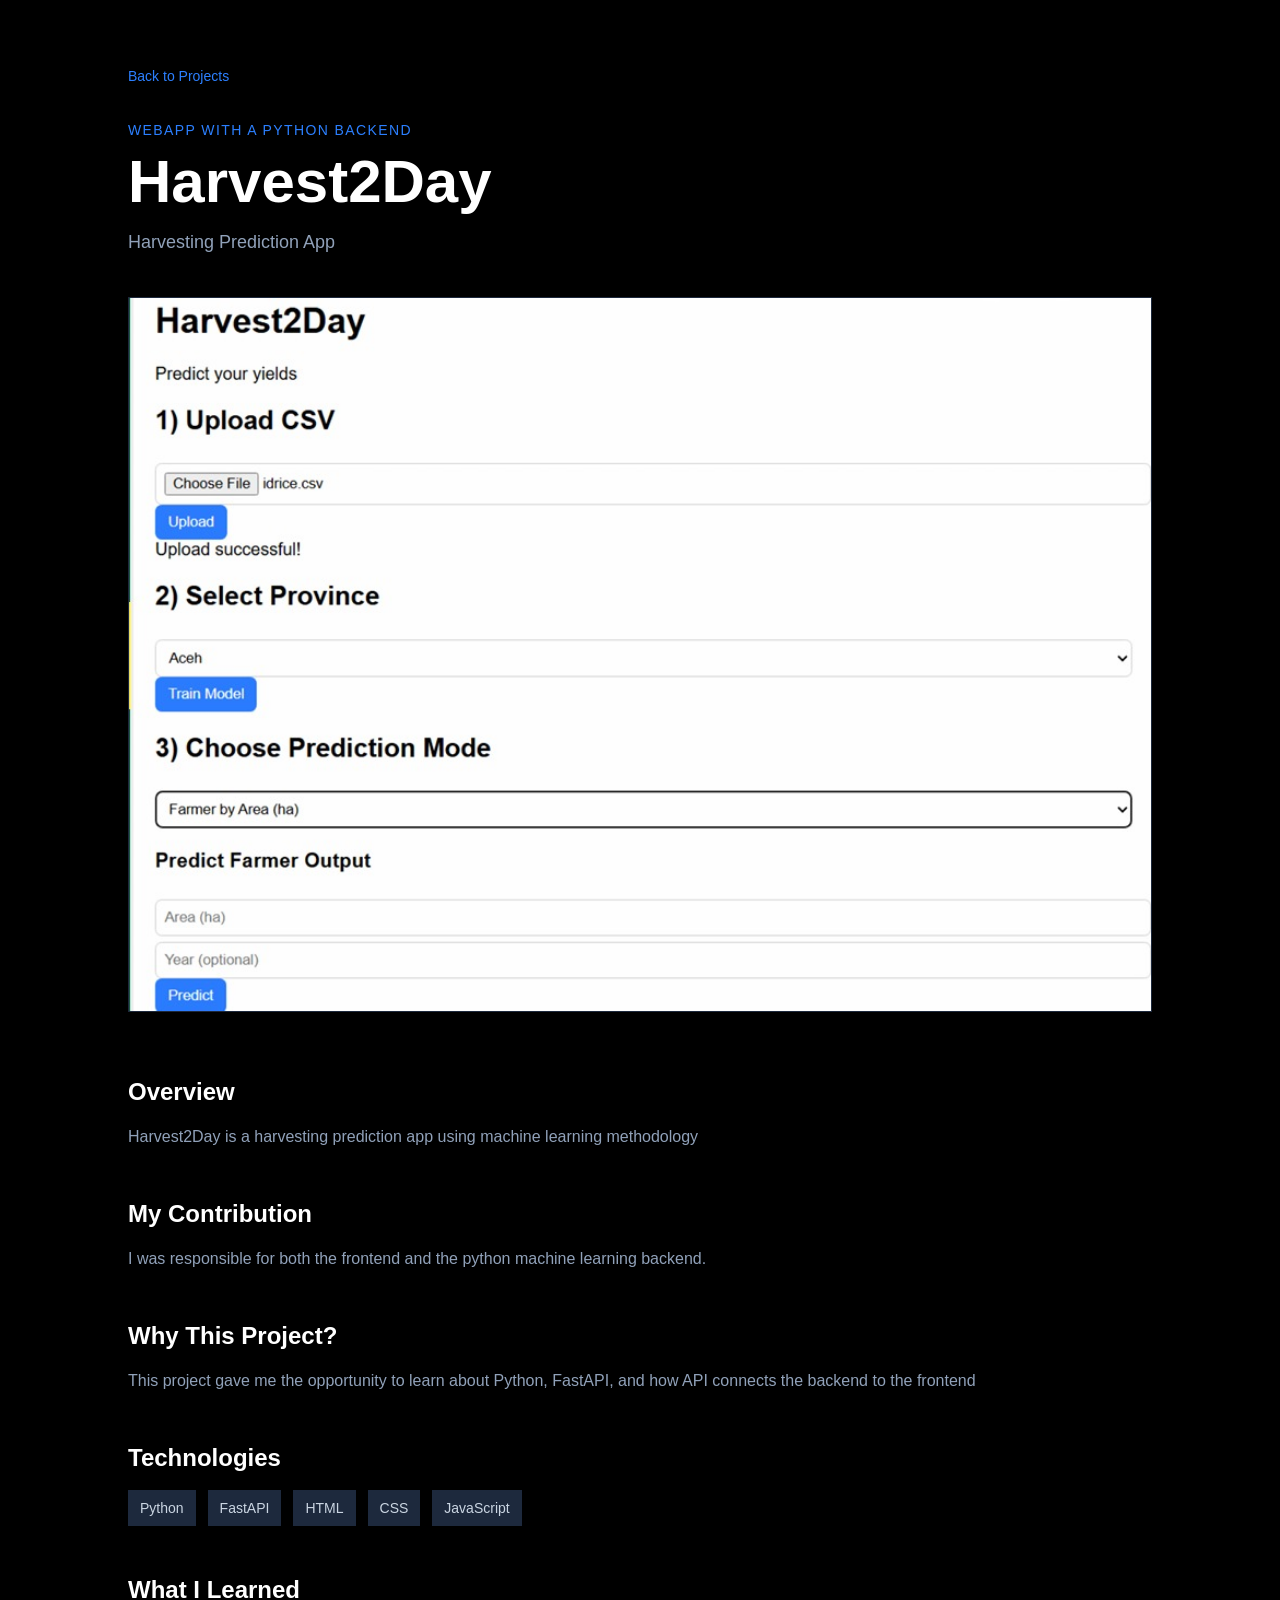
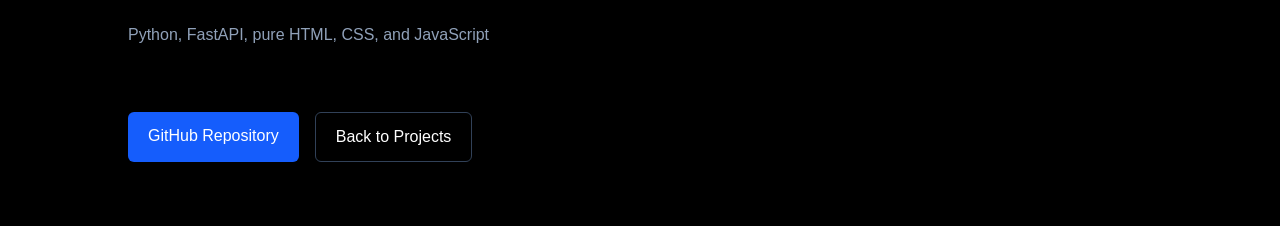
<file: projects/harvest2day.html>
<!DOCTYPE html><html lang="en" class="geist_a71539c9-module__T19VSG__variable geist_mono_8d43a2aa-module__8Li5zG__variable h-full antialiased"><head><meta charSet="utf-8"/><meta name="viewport" content="width=device-width, initial-scale=1"/><link rel="preload" href="/_next/static/media/797e433ab948586e-s.p.0r6juujl39pe6.woff2" as="font" crossorigin="" type="font/woff2"/><link rel="preload" href="/_next/static/media/caa3a2e1cccd8315-s.p.0wgildi0cnwt9.woff2" as="font" crossorigin="" type="font/woff2"/><link rel="preload" href="/harvest2day.png" as="image"/><link rel="stylesheet" href="/_next/static/chunks/176i5zes5epzk.css" data-precedence="next"/><link rel="preload" as="script" fetchPriority="low" href="/_next/static/chunks/3s6nzrbk-8mnv.js"/><script src="/_next/static/chunks/19mx3mg6lkumu.js" async=""></script><script src="/_next/static/chunks/3g4px251sg85e.js" async=""></script><script src="/_next/static/chunks/0tgjiok8t6d_n.js" async=""></script><script src="/_next/static/chunks/turbopack-2wgs7irzom57_.js" async=""></script><script src="/_next/static/chunks/3fntmmi971322.js" async=""></script><script src="/_next/static/chunks/0axdrs6tow-4n.js" async=""></script><title>Oliver Wiryateja Herlianto Portfolio</title><meta name="description" content="My Portfolio :D"/><link rel="icon" href="/favicon.ico?favicon.31m0opyfrfv4b.ico" sizes="16x16" type="image/x-icon"/><meta name="next-size-adjust" content=""/><script src="/_next/static/chunks/0cz1d0mv5g_q7.js" noModule=""></script></head><body class="min-h-full flex flex-col"><div hidden=""><!--$--><!--/$--></div><main class="min-h-screen bg-black px-10 py-16 text-white"><div class="mx-auto max-w-5xl"><a class="text-sm text-blue-500 hover:text-blue-400" href="/#projects">Back to Projects</a><div class="mt-8"><p class="text-sm font-medium uppercase tracking-widest text-blue-500">WebApp with a python backend</p><h1 class="mt-3 text-4xl font-bold sm:text-6xl">Harvest2Day</h1><p class="mt-4 max-w-3xl text-lg leading-relaxed text-slate-400">Harvesting Prediction App</p></div><div class="mt-10 overflow-hidden border border-slate-800"><img src="/harvest2day.png" alt="harvest2day project screenshot" class="w-full object-cover"/></div><section class="mt-16"><h2 class="text-2xl font-bold">Overview</h2><p class="mt-4 leading-relaxed text-slate-400">Harvest2Day is a harvesting prediction app using machine learning methodology</p></section><section class="mt-12"><h2 class="text-2xl font-bold">My Contribution</h2><p class="mt-4 leading-relaxed text-slate-400">I was responsible for both the frontend and the python machine learning backend.</p></section><section class="mt-12"><h2 class="text-2xl font-bold">Why This Project?</h2><p class="mt-4 leading-relaxed text-slate-400">This project gave me the opportunity to learn about Python, FastAPI, and how API connects the backend to the frontend</p></section><section class="mt-12"><h2 class="text-2xl font-bold">Technologies</h2><div class="mt-4 flex flex-wrap gap-3"><span class="bg-slate-800 px-3 py-2 text-sm text-slate-300">Python</span><span class="bg-slate-800 px-3 py-2 text-sm text-slate-300">FastAPI</span><span class="bg-slate-800 px-3 py-2 text-sm text-slate-300">HTML</span><span class="bg-slate-800 px-3 py-2 text-sm text-slate-300">CSS</span><span class="bg-slate-800 px-3 py-2 text-sm text-slate-300">JavaScript</span></div></section><section class="mt-12"><h2 class="text-2xl font-bold">What I Learned</h2><p class="mt-4 leading-relaxed text-slate-400">Python, FastAPI, pure HTML, CSS, and JavaScript</p></section><div class="mt-16 flex gap-4"><a href="https://github.com/Jamsyyy/AIAOL" target="_blank" rel="noopener noreferrer" class="rounded-md bg-blue-600 px-5 py-3 font-medium hover:bg-blue-500">GitHub Repository</a><a class="rounded-md border border-slate-700 px-5 py-3 font-medium hover:bg-slate-800" href="/#projects">Back to Projects</a></div></div></main><!--$--><!--/$--><script src="/_next/static/chunks/3s6nzrbk-8mnv.js" id="_R_" async=""></script><script>(self.__next_f=self.__next_f||[]).push([0])</script><script>self.__next_f.push([1,"1:\"$Sreact.fragment\"\n2:I[39756,[\"/_next/static/chunks/3fntmmi971322.js\"],\"default\"]\n3:I[37457,[\"/_next/static/chunks/3fntmmi971322.js\"],\"default\"]\n4:I[22016,[\"/_next/static/chunks/3fntmmi971322.js\",\"/_next/static/chunks/0axdrs6tow-4n.js\"],\"\"]\nc:I[68027,[\"/_next/static/chunks/3fntmmi971322.js\"],\"default\",1]\n:HL[\"/_next/static/chunks/176i5zes5epzk.css\",\"style\"]\n:HL[\"/_next/static/media/797e433ab948586e-s.p.0r6juujl39pe6.woff2\",\"font\",{\"crossOrigin\":\"\",\"type\":\"font/woff2\"}]\n:HL[\"/_next/static/media/caa3a2e1cccd8315-s.p.0wgildi0cnwt9.woff2\",\"font\",{\"crossOrigin\":\"\",\"type\":\"font/woff2\"}]\n:HL[\"/harvest2day.png\",\"image\"]\na:X\n0:{\"P\":null,\"c\":[\"\",\"projects\",\"harvest2day\"],\"q\":\"\",\"i\":false,\"f\":[[[\"\",{\"children\":[\"projects\",{\"children\":[\"harvest2day\",{\"children\":[\"__PAGE__\",{},\"$undefined\",\"$undefined\",4608]},\"$undefined\",\"$undefined\",4608]},\"$undefined\",\"$undefined\",4608]},\"$undefined\",\"$undefined\",4624],[[\"$\",\"$1\",\"c\",{\"children\":[[[\"$\",\"link\",\"0\",{\"rel\":\"stylesheet\",\"href\":\"/_next/static/chunks/176i5zes5epzk.css\",\"precedence\":\"next\",\"crossOrigin\":\"$undefined\",\"nonce\":\"$undefined\"}],[\"$\",\"script\",\"script-0\",{\"src\":\"/_next/static/chunks/3fntmmi971322.js\",\"async\":true,\"nonce\":\"$undefined\"}]],[\"$\",\"html\",null,{\"lang\":\"en\",\"className\":\"geist_a71539c9-module__T19VSG__variable geist_mono_8d43a2aa-module__8Li5zG__variable h-full antialiased\",\"children\":[\"$\",\"body\",null,{\"className\":\"min-h-full flex flex-col\",\"children\":[\"$\",\"$L2\",null,{\"parallelRouterKey\":\"children\",\"error\":\"$undefined\",\"errorStyles\":\"$undefined\",\"errorScripts\":\"$undefined\",\"template\":[\"$\",\"$L3\",null,{}],\"templateStyles\":\"$undefined\",\"templateScripts\":\"$undefined\",\"notFound\":[[[\"$\",\"title\",null,{\"children\":\"404: This page could not be found.\"}],[\"$\",\"div\",null,{\"style\":{\"fontFamily\":\"system-ui,\\\"Segoe UI\\\",Roboto,Helvetica,Arial,sans-serif,\\\"Apple Color Emoji\\\",\\\"Segoe UI Emoji\\\"\",\"height\":\"100vh\",\"textAlign\":\"center\",\"display\":\"flex\",\"flexDirection\":\"column\",\"alignItems\":\"center\",\"justifyContent\":\"center\"},\"children\":[\"$\",\"div\",null,{\"children\":[[\"$\",\"style\",null,{\"dangerouslySetInnerHTML\":{\"__html\":\"body{color:#000;background:#fff;margin:0}.next-error-h1{border-right:1px solid rgba(0,0,0,.3)}@media (prefers-color-scheme:dark){body{color:#fff;background:#000}.next-error-h1{border-right:1px solid rgba(255,255,255,.3)}}\"}}],[\"$\",\"h1\",null,{\"className\":\"next-error-h1\",\"style\":{\"display\":\"inline-block\",\"margin\":\"0 20px 0 0\",\"padding\":\"0 23px 0 0\",\"fontSize\":24,\"fontWeight\":500,\"verticalAlign\":\"top\",\"lineHeight\":\"49px\"},\"children\":404}],[\"$\",\"div\",null,{\"style\":{\"display\":\"inline-block\"},\"children\":[\"$\",\"h2\",null,{\"style\":{\"fontSize\":14,\"fontWeight\":400,\"lineHeight\":\"49px\",\"margin\":0},\"children\":\"This page could not be found.\"}]}]]}]}]],[]],\"forbidden\":\"$undefined\",\"unauthorized\":\"$undefined\"}]}]}]]}],{\"children\":[[\"$\",\"$1\",\"c\",{\"children\":[null,[\"$\",\"$L2\",null,{\"parallelRouterKey\":\"children\",\"error\":\"$undefined\",\"errorStyles\":\"$undefined\",\"errorScripts\":\"$undefined\",\"template\":[\"$\",\"$L3\",null,{}],\"templateStyles\":\"$undefined\",\"templateScripts\":\"$undefined\",\"notFound\":\"$undefined\",\"forbidden\":\"$undefined\",\"unauthorized\":\"$undefined\"}]]}],{\"children\":[[\"$\",\"$1\",\"c\",{\"children\":[null,[\"$\",\"$L2\",null,{\"parallelRouterKey\":\"children\",\"error\":\"$undefined\",\"errorStyles\":\"$undefined\",\"errorScripts\":\"$undefined\",\"template\":[\"$\",\"$L3\",null,{}],\"templateStyles\":\"$undefined\",\"templateScripts\":\"$undefined\",\"notFound\":\"$undefined\",\"forbidden\":\"$undefined\",\"unauthorized\":\"$undefined\"}]]}],{\"children\":[[\"$\",\"$1\",\"c\",{\"children\":[[\"$\",\"main\",null,{\"className\":\"min-h-screen bg-black px-10 py-16 text-white\",\"children\":[\"$\",\"div\",null,{\"className\":\"mx-auto max-w-5xl\",\"children\":[[\"$\",\"$L4\",null,{\"href\":\"/#projects\",\"className\":\"text-sm text-blue-500 hover:text-blue-400\",\"children\":\"Back to Projects\"}],[\"$\",\"div\",null,{\"className\":\"mt-8\",\"children\":[[\"$\",\"p\",null,{\"className\":\"text-sm font-medium uppercase tracking-widest text-blue-500\",\"children\":\"WebApp with a python backend\"}],[\"$\",\"h1\",null,{\"className\":\"mt-3 text-4xl font-bold sm:text-6xl\",\"children\":\"Harvest2Day\"}],[\"$\",\"p\",null,{\"className\":\"mt-4 max-w-3xl text-lg leading-relaxed text-slate-400\",\"children\":\"Harvesting Prediction App\"}]]}],[\"$\",\"div\",null,{\"className\":\"mt-10 overflow-hidden border border-slate-800\",\"children\":[\"$\",\"img\",null,{\"src\":\"/harvest2day.png\",\"alt\":\"harvest2day project screenshot\",\"className\":\"w-full object-cover\"}]}],[\"$\",\"section\",null,{\"className\":\"mt-16\",\"children\":[[\"$\",\"h2\",null,{\"className\":\"text-2xl font-bold\",\"children\":\"Overview\"}],[\"$\",\"p\",null,{\"className\":\"mt-4 leading-relaxed text-slate-400\",\"children\":\"Harvest2Day is a harvesting prediction app using machine learning methodology\"}]]}],[\"$\",\"section\",null,{\"className\":\"mt-12\",\"children\":[[\"$\",\"h2\",null,{\"className\":\"text-2xl font-bold\",\"children\":\"My Contribution\"}],[\"$\",\"p\",null,{\"className\":\"mt-4 leading-relaxed text-slate-400\",\"children\":\"I was responsible for both the frontend and the python machine learning backend.\"}]]}],[\"$\",\"section\",null,{\"className\":\"mt-12\",\"children\":[[\"$\",\"h2\",null,{\"className\":\"text-2xl font-bold\",\"children\":\"Why This Project?\"}],[\"$\",\"p\",null,{\"className\":\"mt-4 leading-relaxed text-slate-400\",\"children\":\"This project gave me the opportunity to learn about Python, FastAPI, and how API connects the backend to the frontend\"}]]}],[\"$\",\"section\",null,{\"className\":\"mt-12\",\"children\":[[\"$\",\"h2\",null,{\"className\":\"text-2xl font-bold\",\"children\":\"Technologies\"}],\"$L5\"]}],\"$L6\",\"$L7\"]}]}],[\"$L8\"],\"$L9\"]}],{},null,false,null]},null,false,\"$a\"]},null,false,\"$a\"]},null,false,null],\"$Lb\",false]],\"m\":\"$undefined\",\"G\":[\"$c\",[\"$Ld\"]],\"S\":true,\"h\":null,\"r\":\"$undefined\",\"s\":\"$undefined\",\"a\":\"$undefined\",\"l\":\"$undefined\",\"p\":\"$undefined\",\"d\":\"$undefined\",\"b\":\"03y4xPhizeJl79GSWbrs4\"}\ne:I[97367,[\"/_next/static/chunks/3fntmmi971322.js\"],\"OutletBoundary\"]\nf:\"$Sreact.suspense\"\n11:I[97367,[\"/_next/static/chunks/3fntmmi971322.js\"],\"ViewportBoundary\"]\n13:I[97367,[\"/_next/static/chunks/3fntmmi971322.js\"],\"MetadataBoundary\"]\n5:[\"$\",\"div\",null,{\"className\":\"mt-4 flex flex-wrap gap-3\",\"children\":[[\"$\",\"span\",\"Python\",{\"className\":\"bg-slate-800 px-3 py-2 text-sm text-slate-300\",\"children\":\"Python\"}],[\"$\",\"span\",\"FastAPI\",{\"className\":\"bg-slate-800 px-3 py-2 text-sm text-slate-300\",\"children\":\"FastAPI\"}],[\"$\",\"span\",\"HTML\",{\"className\":\"bg-slate-800 px-3 py-2 text-sm text-slate-300\",\"children\":\"HTML\"}],[\"$\",\"span\",\"CSS\",{\"className\":\"bg-slate-800 px-3 py-2 text-sm text-slate-300\",\"children\":\"CSS\"}],[\"$\",\"span\",\"JavaScript\",{\"className\":\"bg-slate-800 px-3 py-2 text-sm text-slate-300\",\"children\":\"JavaScript\"}]]}]\n6:[\"$\",\"section\",null,{\"className\":\"mt-12\",\"children\":[[\"$\",\"h2\",null,{\"className\":\"text-2xl font-bold\",\"children\":\"What I Learned\"}],[\"$\",\"p\",null,{\"className\":\"mt-4 leading-relaxed text-slate-400\",\"children\":\"Python, FastAPI, pure HTML, CSS, and JavaScript\"}]]}]\n7:[\"$\",\"div\",null,{\"className\":\"mt-16 flex gap-4\",\"children\":[[\"$\",\"a\",null,{\"href\":\"https://github.com/Jamsyyy/AIAOL\",\"target\":\"_blank\",\"rel\":\"noopener noreferrer\",\"className\":\"rounded-md bg-blue-600 px-5 py-3 font-medium hover:bg-blue-500\",\"children\":\"GitHub Repository\"}],[\"$\",\"$L4\",null,{\"href\":\"/#projects\",\"className\":\"rounded-md border border-slate-700 px-5 py-3 font-medium hover:bg-slate-800\",\"children\":\"Back to Projects\"}]]}]\n8:[\"$\",\"script\",\"script-0\",{\"src\":\"/_next/static/chunks/0axdrs6tow-4n.js\",\"async\":true,\"nonce\":\"$undefined\"}]\n9:[\"$\",\"$Le\",null,{\"children\":[\"$\",\"$f\",null,{\"name\":\"Next.MetadataOutlet\",\"children\":\"$@10\"}]}]\nb:[\"$\",\"$1\",\"h\",{\"children\":[null,[\"$\",\"$L11\",null,{\"children\":\"$L12\"}],[\"$\",\"div\",null,{\"hidden\":true,\"children\":[\"$\",\"$L13\",null,{\"children\":[\"$\",\"$f\",null,{\"name\":\"Next.Metadata\",\"children\":\"$L14\"}]}]}],[\"$\",\"meta\",null,{\"name\":\"next-size-adjust\",\"content\":\"\"}]]}]\nd:[\"$\",\"link\",\"0\",{\"rel\":\"stylesheet\",\"href\":\"/_next/static/chunks/176i5zes5epzk.css\",\"precedence\":\"next\",\"crossOrigin\":\"$undefined\",\"nonce\":\"$undefined\"}]\na:C\n12:[[\"$\",\"meta\",\"0\",{\"charSet\":\"utf-8\"}],[\"$\",\"meta\",\"1\",{\"name\":\"viewport\",\"content\":\"width=device-width, initial-scale=1\"}]]\n15:I[27201,[\"/_next/static/chunks/3fntmmi971322.js\"],\"IconMark\"]\n10:null\n14:[[\"$\",\"title\",\"0\",{\"children\":\"Oliver Wiryateja Herlianto Portfolio\"}],[\"$\",\"meta\",\"1\",{\"name\":\"description\",\"content\":\"My Portfolio :D\"}],[\"$\",\"link\",\"2\",{\"rel\":\"icon\",\"href\":\"/favicon.ico?favicon.31m0opyfrfv4b.ico\",\"sizes\":\"16x16\",\"type\":\"image/x-icon\"}],[\"$\",\"$L15\",\"3\",{}]]\n"])</script></body></html>
</file>
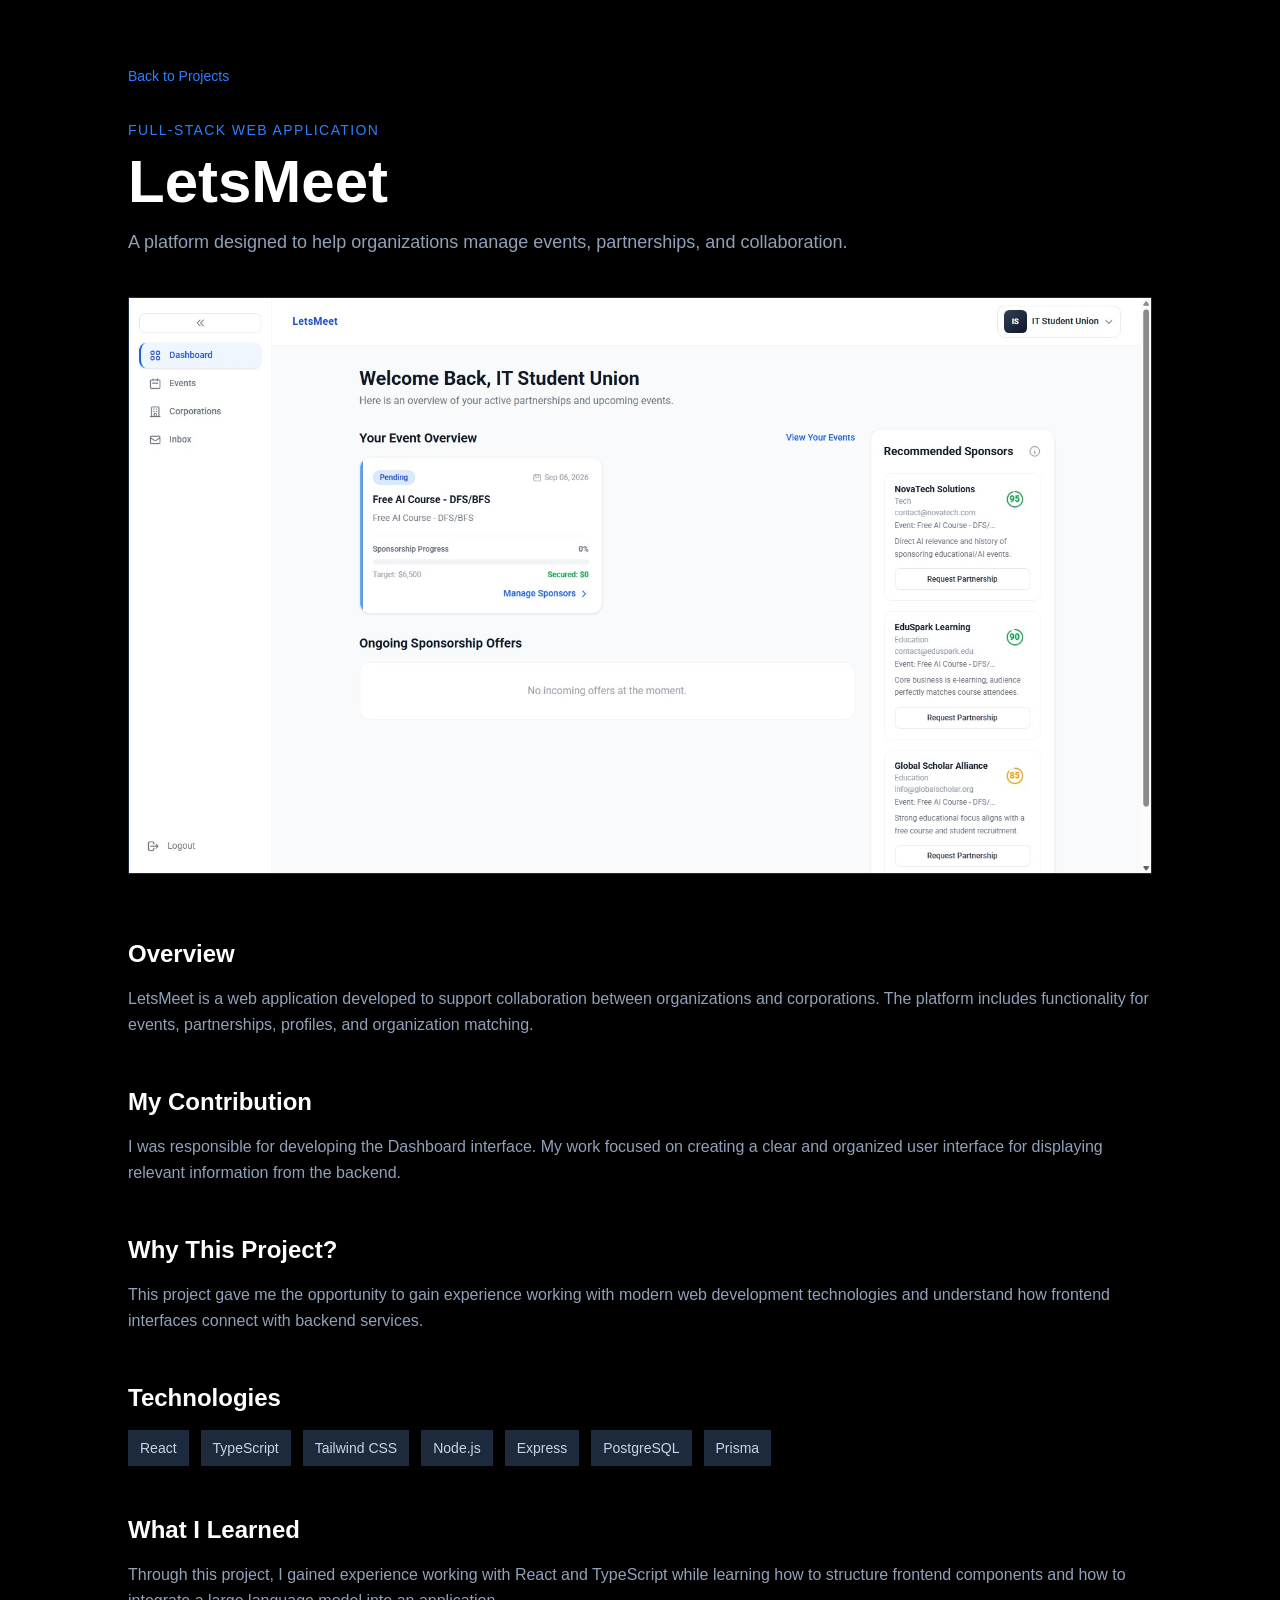
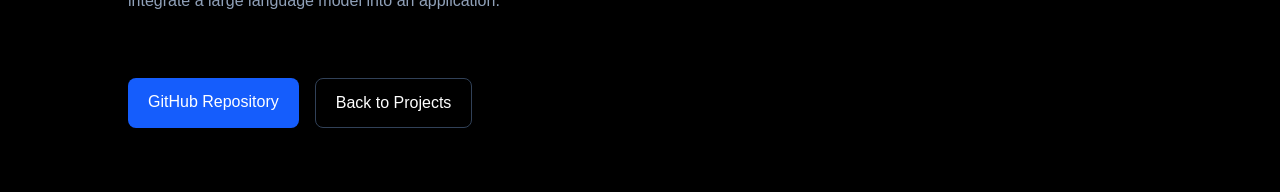
<file: projects/letsmeet.html>
<!DOCTYPE html><html lang="en" class="geist_a71539c9-module__T19VSG__variable geist_mono_8d43a2aa-module__8Li5zG__variable h-full antialiased"><head><meta charSet="utf-8"/><meta name="viewport" content="width=device-width, initial-scale=1"/><link rel="preload" href="/_next/static/media/797e433ab948586e-s.p.0r6juujl39pe6.woff2" as="font" crossorigin="" type="font/woff2"/><link rel="preload" href="/_next/static/media/caa3a2e1cccd8315-s.p.0wgildi0cnwt9.woff2" as="font" crossorigin="" type="font/woff2"/><link rel="preload" href="/letsmeet.png" as="image"/><link rel="stylesheet" href="/_next/static/chunks/176i5zes5epzk.css" data-precedence="next"/><link rel="preload" as="script" fetchPriority="low" href="/_next/static/chunks/3s6nzrbk-8mnv.js"/><script src="/_next/static/chunks/19mx3mg6lkumu.js" async=""></script><script src="/_next/static/chunks/3g4px251sg85e.js" async=""></script><script src="/_next/static/chunks/0tgjiok8t6d_n.js" async=""></script><script src="/_next/static/chunks/turbopack-2wgs7irzom57_.js" async=""></script><script src="/_next/static/chunks/3fntmmi971322.js" async=""></script><script src="/_next/static/chunks/0axdrs6tow-4n.js" async=""></script><title>Oliver Wiryateja Herlianto Portfolio</title><meta name="description" content="My Portfolio :D"/><link rel="icon" href="/favicon.ico?favicon.31m0opyfrfv4b.ico" sizes="16x16" type="image/x-icon"/><meta name="next-size-adjust" content=""/><script src="/_next/static/chunks/0cz1d0mv5g_q7.js" noModule=""></script></head><body class="min-h-full flex flex-col"><div hidden=""><!--$--><!--/$--></div><main class="min-h-screen bg-black px-10 py-16 text-white"><div class="mx-auto max-w-5xl"><a class="text-sm text-blue-500 hover:text-blue-400" href="/#projects">Back to Projects</a><div class="mt-8"><p class="text-sm font-medium uppercase tracking-widest text-blue-500">Full-Stack Web Application</p><h1 class="mt-3 text-4xl font-bold sm:text-6xl">LetsMeet</h1><p class="mt-4 max-w-3xl text-lg leading-relaxed text-slate-400">A platform designed to help organizations manage events, partnerships, and collaboration.</p></div><div class="mt-10 overflow-hidden border border-slate-800"><img src="/letsmeet.png" alt="LetsMeet project screenshot" class="w-full object-cover"/></div><section class="mt-16"><h2 class="text-2xl font-bold">Overview</h2><p class="mt-4 leading-relaxed text-slate-400">LetsMeet is a web application developed to support collaboration between organizations and corporations. The platform includes functionality for events, partnerships, profiles, and organization matching.</p></section><section class="mt-12"><h2 class="text-2xl font-bold">My Contribution</h2><p class="mt-4 leading-relaxed text-slate-400">I was responsible for developing the Dashboard interface. My work focused on creating a clear and organized user interface for displaying relevant information from the backend.</p></section><section class="mt-12"><h2 class="text-2xl font-bold">Why This Project?</h2><p class="mt-4 leading-relaxed text-slate-400">This project gave me the opportunity to gain experience working with modern web development technologies and understand how frontend interfaces connect with backend services.</p></section><section class="mt-12"><h2 class="text-2xl font-bold">Technologies</h2><div class="mt-4 flex flex-wrap gap-3"><span class="bg-slate-800 px-3 py-2 text-sm text-slate-300">React</span><span class="bg-slate-800 px-3 py-2 text-sm text-slate-300">TypeScript</span><span class="bg-slate-800 px-3 py-2 text-sm text-slate-300">Tailwind CSS</span><span class="bg-slate-800 px-3 py-2 text-sm text-slate-300">Node.js</span><span class="bg-slate-800 px-3 py-2 text-sm text-slate-300">Express</span><span class="bg-slate-800 px-3 py-2 text-sm text-slate-300">PostgreSQL</span><span class="bg-slate-800 px-3 py-2 text-sm text-slate-300">Prisma</span></div></section><section class="mt-12"><h2 class="text-2xl font-bold">What I Learned</h2><p class="mt-4 leading-relaxed text-slate-400">Through this project, I gained experience working with React and TypeScript while learning how to structure frontend components and how to integrate a large language model into an application.</p></section><div class="mt-16 flex gap-4"><a href="https://github.com/jeremzhg/LetsMeet/tree/master" target="_blank" rel="noopener noreferrer" class="rounded-lg bg-blue-600 px-5 py-3 font-medium hover:bg-blue-500">GitHub Repository</a><a class="rounded-lg border border-slate-700 px-5 py-3 font-medium hover:bg-slate-800" href="/#projects">Back to Projects</a></div></div></main><!--$--><!--/$--><script src="/_next/static/chunks/3s6nzrbk-8mnv.js" id="_R_" async=""></script><script>(self.__next_f=self.__next_f||[]).push([0])</script><script>self.__next_f.push([1,"1:\"$Sreact.fragment\"\n2:I[39756,[\"/_next/static/chunks/3fntmmi971322.js\"],\"default\"]\n3:I[37457,[\"/_next/static/chunks/3fntmmi971322.js\"],\"default\"]\n4:I[22016,[\"/_next/static/chunks/3fntmmi971322.js\",\"/_next/static/chunks/0axdrs6tow-4n.js\"],\"\"]\nd:I[68027,[\"/_next/static/chunks/3fntmmi971322.js\"],\"default\",1]\n:HL[\"/_next/static/chunks/176i5zes5epzk.css\",\"style\"]\n:HL[\"/_next/static/media/797e433ab948586e-s.p.0r6juujl39pe6.woff2\",\"font\",{\"crossOrigin\":\"\",\"type\":\"font/woff2\"}]\n:HL[\"/_next/static/media/caa3a2e1cccd8315-s.p.0wgildi0cnwt9.woff2\",\"font\",{\"crossOrigin\":\"\",\"type\":\"font/woff2\"}]\n:HL[\"/letsmeet.png\",\"image\"]\nb:X\n0:{\"P\":null,\"c\":[\"\",\"projects\",\"letsmeet\"],\"q\":\"\",\"i\":false,\"f\":[[[\"\",{\"children\":[\"projects\",{\"children\":[\"letsmeet\",{\"children\":[\"__PAGE__\",{},\"$undefined\",\"$undefined\",4608]},\"$undefined\",\"$undefined\",4608]},\"$undefined\",\"$undefined\",4608]},\"$undefined\",\"$undefined\",4624],[[\"$\",\"$1\",\"c\",{\"children\":[[[\"$\",\"link\",\"0\",{\"rel\":\"stylesheet\",\"href\":\"/_next/static/chunks/176i5zes5epzk.css\",\"precedence\":\"next\",\"crossOrigin\":\"$undefined\",\"nonce\":\"$undefined\"}],[\"$\",\"script\",\"script-0\",{\"src\":\"/_next/static/chunks/3fntmmi971322.js\",\"async\":true,\"nonce\":\"$undefined\"}]],[\"$\",\"html\",null,{\"lang\":\"en\",\"className\":\"geist_a71539c9-module__T19VSG__variable geist_mono_8d43a2aa-module__8Li5zG__variable h-full antialiased\",\"children\":[\"$\",\"body\",null,{\"className\":\"min-h-full flex flex-col\",\"children\":[\"$\",\"$L2\",null,{\"parallelRouterKey\":\"children\",\"error\":\"$undefined\",\"errorStyles\":\"$undefined\",\"errorScripts\":\"$undefined\",\"template\":[\"$\",\"$L3\",null,{}],\"templateStyles\":\"$undefined\",\"templateScripts\":\"$undefined\",\"notFound\":[[[\"$\",\"title\",null,{\"children\":\"404: This page could not be found.\"}],[\"$\",\"div\",null,{\"style\":{\"fontFamily\":\"system-ui,\\\"Segoe UI\\\",Roboto,Helvetica,Arial,sans-serif,\\\"Apple Color Emoji\\\",\\\"Segoe UI Emoji\\\"\",\"height\":\"100vh\",\"textAlign\":\"center\",\"display\":\"flex\",\"flexDirection\":\"column\",\"alignItems\":\"center\",\"justifyContent\":\"center\"},\"children\":[\"$\",\"div\",null,{\"children\":[[\"$\",\"style\",null,{\"dangerouslySetInnerHTML\":{\"__html\":\"body{color:#000;background:#fff;margin:0}.next-error-h1{border-right:1px solid rgba(0,0,0,.3)}@media (prefers-color-scheme:dark){body{color:#fff;background:#000}.next-error-h1{border-right:1px solid rgba(255,255,255,.3)}}\"}}],[\"$\",\"h1\",null,{\"className\":\"next-error-h1\",\"style\":{\"display\":\"inline-block\",\"margin\":\"0 20px 0 0\",\"padding\":\"0 23px 0 0\",\"fontSize\":24,\"fontWeight\":500,\"verticalAlign\":\"top\",\"lineHeight\":\"49px\"},\"children\":404}],[\"$\",\"div\",null,{\"style\":{\"display\":\"inline-block\"},\"children\":[\"$\",\"h2\",null,{\"style\":{\"fontSize\":14,\"fontWeight\":400,\"lineHeight\":\"49px\",\"margin\":0},\"children\":\"This page could not be found.\"}]}]]}]}]],[]],\"forbidden\":\"$undefined\",\"unauthorized\":\"$undefined\"}]}]}]]}],{\"children\":[[\"$\",\"$1\",\"c\",{\"children\":[null,[\"$\",\"$L2\",null,{\"parallelRouterKey\":\"children\",\"error\":\"$undefined\",\"errorStyles\":\"$undefined\",\"errorScripts\":\"$undefined\",\"template\":[\"$\",\"$L3\",null,{}],\"templateStyles\":\"$undefined\",\"templateScripts\":\"$undefined\",\"notFound\":\"$undefined\",\"forbidden\":\"$undefined\",\"unauthorized\":\"$undefined\"}]]}],{\"children\":[[\"$\",\"$1\",\"c\",{\"children\":[null,[\"$\",\"$L2\",null,{\"parallelRouterKey\":\"children\",\"error\":\"$undefined\",\"errorStyles\":\"$undefined\",\"errorScripts\":\"$undefined\",\"template\":[\"$\",\"$L3\",null,{}],\"templateStyles\":\"$undefined\",\"templateScripts\":\"$undefined\",\"notFound\":\"$undefined\",\"forbidden\":\"$undefined\",\"unauthorized\":\"$undefined\"}]]}],{\"children\":[[\"$\",\"$1\",\"c\",{\"children\":[[\"$\",\"main\",null,{\"className\":\"min-h-screen bg-black px-10 py-16 text-white\",\"children\":[\"$\",\"div\",null,{\"className\":\"mx-auto max-w-5xl\",\"children\":[[\"$\",\"$L4\",null,{\"href\":\"/#projects\",\"className\":\"text-sm text-blue-500 hover:text-blue-400\",\"children\":\"Back to Projects\"}],[\"$\",\"div\",null,{\"className\":\"mt-8\",\"children\":[[\"$\",\"p\",null,{\"className\":\"text-sm font-medium uppercase tracking-widest text-blue-500\",\"children\":\"Full-Stack Web Application\"}],[\"$\",\"h1\",null,{\"className\":\"mt-3 text-4xl font-bold sm:text-6xl\",\"children\":\"LetsMeet\"}],[\"$\",\"p\",null,{\"className\":\"mt-4 max-w-3xl text-lg leading-relaxed text-slate-400\",\"children\":\"A platform designed to help organizations manage events, partnerships, and collaboration.\"}]]}],[\"$\",\"div\",null,{\"className\":\"mt-10 overflow-hidden border border-slate-800\",\"children\":[\"$\",\"img\",null,{\"src\":\"/letsmeet.png\",\"alt\":\"LetsMeet project screenshot\",\"className\":\"w-full object-cover\"}]}],[\"$\",\"section\",null,{\"className\":\"mt-16\",\"children\":[[\"$\",\"h2\",null,{\"className\":\"text-2xl font-bold\",\"children\":\"Overview\"}],[\"$\",\"p\",null,{\"className\":\"mt-4 leading-relaxed text-slate-400\",\"children\":\"LetsMeet is a web application developed to support collaboration between organizations and corporations. The platform includes functionality for events, partnerships, profiles, and organization matching.\"}]]}],[\"$\",\"section\",null,{\"className\":\"mt-12\",\"children\":[[\"$\",\"h2\",null,{\"className\":\"text-2xl font-bold\",\"children\":\"My Contribution\"}],[\"$\",\"p\",null,{\"className\":\"mt-4 leading-relaxed text-slate-400\",\"children\":\"I was responsible for developing the Dashboard interface. My work focused on creating a clear and organized user interface for displaying relevant information from the backend.\"}]]}],[\"$\",\"section\",null,{\"className\":\"mt-12\",\"children\":[[\"$\",\"h2\",null,{\"className\":\"text-2xl font-bold\",\"children\":\"Why This Project?\"}],\"$L5\"]}],\"$L6\",\"$L7\",\"$L8\"]}]}],[\"$L9\"],\"$La\"]}],{},null,false,null]},null,false,\"$b\"]},null,false,\"$b\"]},null,false,null],\"$Lc\",false]],\"m\":\"$undefined\",\"G\":[\"$d\",[\"$Le\"]],\"S\":true,\"h\":null,\"r\":\"$undefined\",\"s\":\"$undefined\",\"a\":\"$undefined\",\"l\":\"$undefined\",\"p\":\"$undefined\",\"d\":\"$undefined\",\"b\":\"03y4xPhizeJl79GSWbrs4\"}\nf:I[97367,[\"/_next/static/chunks/3fntmmi971322.js\"],\"OutletBoundary\"]\n10:\"$Sreact.suspense\"\n12:I[97367,[\"/_next/static/chunks/3fntmmi971322.js\"],\"ViewportBoundary\"]\n14:I[97367,[\"/_next/static/chunks/3fntmmi971322.js\"],\"MetadataBoundary\"]\n5:[\"$\",\"p\",null,{\"className\":\"mt-4 leading-relaxed text-slate-400\",\"children\":\"This project gave me the opportunity to gain experience working with modern web development technologies and understand how frontend interfaces connect with backend services.\"}]\n6:[\"$\",\"section\",null,{\"className\":\"mt-12\",\"children\":[[\"$\",\"h2\",null,{\"className\":\"text-2xl font-bold\",\"children\":\"Technologies\"}],[\"$\",\"div\",null,{\"className\":\"mt-4 flex flex-wrap gap-3\",\"children\":[[\"$\",\"span\",\"React\",{\"className\":\"bg-slate-800 px-3 py-2 text-sm text-slate-300\",\"children\":\"React\"}],[\"$\",\"span\",\"TypeScript\",{\"className\":\"bg-slate-800 px-3 py-2 text-sm text-slate-300\",\"children\":\"TypeScript\"}],[\"$\",\"span\",\"Tailwind CSS\",{\"className\":\"bg-slate-800 px-3 py-2 text-sm text-slate-300\",\"children\":\"Tailwind CSS\"}],[\"$\",\"span\",\"Node.js\",{\"className\":\"bg-slate-800 px-3 py-2 text-sm text-slate-300\",\"children\":\"Node.js\"}],[\"$\",\"span\",\"Express\",{\"className\":\"bg-slate-800 px-3 py-2 text-sm text-slate-300\",\"children\":\"Express\"}],[\"$\",\"span\",\"PostgreSQL\",{\"className\":\"bg-slate-800 px-3 py-2 text-sm text-slate-300\",\"children\":\"PostgreSQL\"}],[\"$\",\"span\",\"Prisma\",{\"className\":\"bg-slate-800 px-3 py-2 text-sm text-slate-300\",\"children\":\"Prisma\"}]]}]]}]\n7:[\"$\",\"section\",null,{\"className\":\"mt-12\",\"children\":[[\"$\",\"h2\",null,{\"className\":\"text-2xl font-bold\",\"children\":\"What I Learned\"}],[\"$\",\"p\",null,{\"className\":\"mt-4 leading-relaxed text-slate-400\",\"children\":\"Through this project, I gained experience working with React and TypeScript while learning how to structure frontend components and how to integrate a large language model into an application.\"}]]}]\n8:[\"$\",\"div\",null,{\"className\":\"mt-16 flex gap-4\",\"children\":[[\"$\",\"a\",null,{\"href\":\"https://github.com/jeremzhg/LetsMeet/tree/master\",\"target\":\"_blank\",\"rel\":\"noopener noreferrer\",\"className\":\"rounded-lg bg-blue-600 px-5 py-3 font-medium hover:bg-blue-500\",\"children\":\"GitHub Repository\"}],[\"$\",\"$L4\",null,{\"href\":\"/#projects\",\"className\":\"rounded-lg border border-slate-700 px-5 py-3 font-medium hover:bg-slate-800\",\"children\":\"Back to Projects\"}]]}]\n9:[\"$\",\"script\",\"script-0\",{\"src\":\"/_next/static/chunks/0axdrs6tow-4n.js\",\"async\":true,\"nonce\":\"$undefined\"}]\na:[\"$\",\"$Lf\",null,{\"children\":[\"$\",\"$10\",null,{\"name\":\"Next.MetadataOutlet\",\"children\":\"$@11\"}]}]\nc:[\"$\",\"$1\",\"h\",{\"children\":[null,[\"$\",\"$L12\",null,{\"children\":\"$L13\"}],[\"$\",\"div\",null,{\"hidden\":true,\"children\":[\"$\",\"$L14\",null,{\"children\":[\"$\",\"$10\",null,{\"name\":\"Next.Metadata\",\"children\":\"$L15\"}]}]}],[\"$\",\"meta\",null,{\"name\":\"next-size-adjust\",\"content\":\"\"}]]}]\ne:[\"$\",\"link\",\"0\",{\"rel\":\"stylesheet\",\"href\":\"/_next/static/chunks/176i5zes5epzk.css\",\"precedence\":\"next\",\"crossOrigin\":\"$undefined\",\"nonce\":\"$undefined\"}]\nb:C\n13:[[\"$\",\"meta\",\"0\",{\"charSet\":\"utf-8\"}],[\"$\",\"meta\",\"1\",{\"name\":\"viewport\",\"content\":\"width=device-width, initial-scale=1\"}]]\n16:I[27201,[\"/_next/static/chunks/3fntmmi971322.js\"],\"IconMark\"]\n11:null\n15:[[\"$\",\"title\",\"0\",{\"children\":\"Oliver Wiryateja Herlianto Portfolio\"}],[\"$\",\"meta\",\"1\",{\"name\":\"description\",\"content\":\"My Portfolio :D\"}],[\"$\",\"link\",\"2\",{\"rel\":\"icon\",\"href\":\"/favicon.ico?favicon.31m0opyfrfv4b.ico\",\"sizes\":\"16x16\",\"type\":\"image/x-icon\"}],[\"$\",\"$L16\",\"3\",{}]]\n"])</script></body></html>
</file>
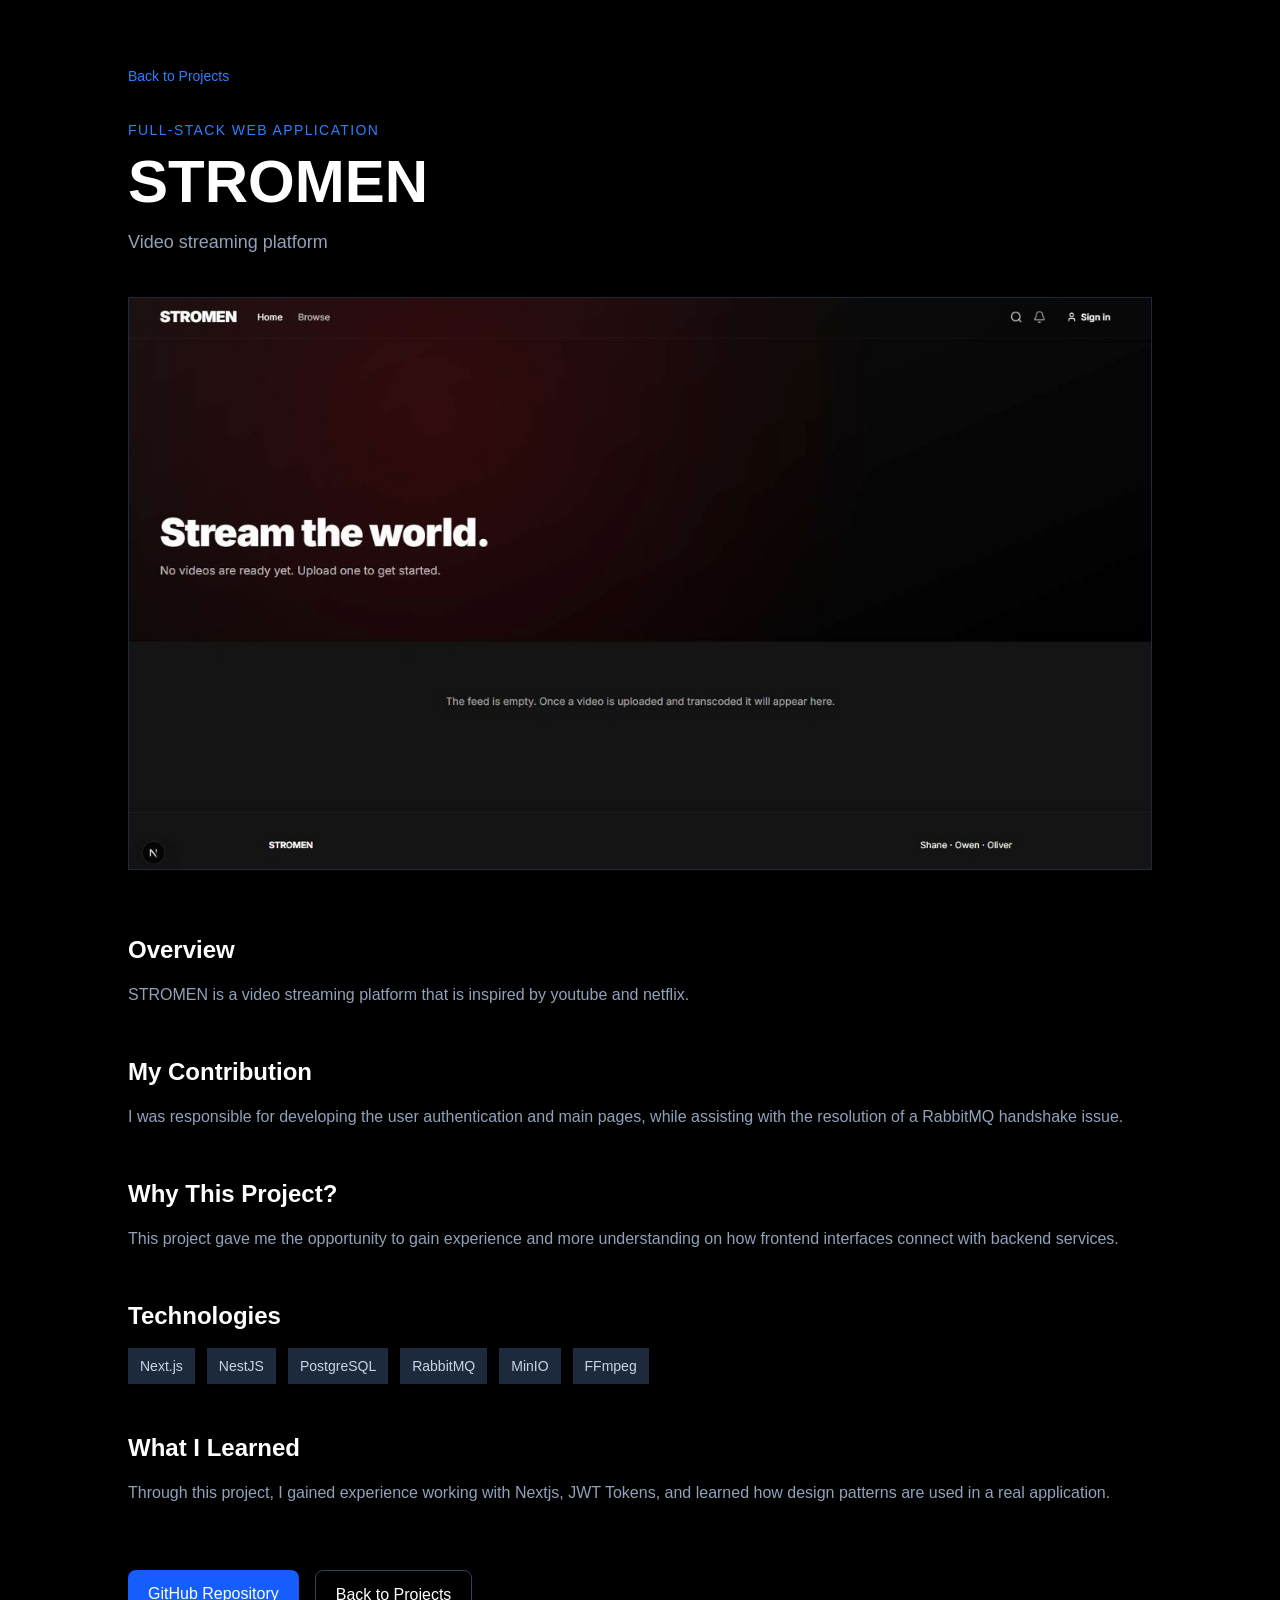
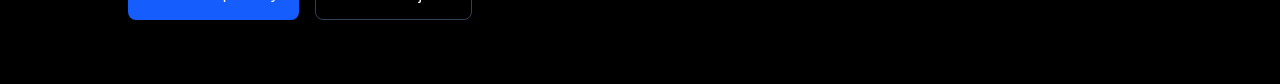
<file: projects/stromen.html>
<!DOCTYPE html><html lang="en" class="geist_a71539c9-module__T19VSG__variable geist_mono_8d43a2aa-module__8Li5zG__variable h-full antialiased"><head><meta charSet="utf-8"/><meta name="viewport" content="width=device-width, initial-scale=1"/><link rel="preload" href="/_next/static/media/797e433ab948586e-s.p.0r6juujl39pe6.woff2" as="font" crossorigin="" type="font/woff2"/><link rel="preload" href="/_next/static/media/caa3a2e1cccd8315-s.p.0wgildi0cnwt9.woff2" as="font" crossorigin="" type="font/woff2"/><link rel="preload" href="/stromen.png" as="image"/><link rel="stylesheet" href="/_next/static/chunks/176i5zes5epzk.css" data-precedence="next"/><link rel="preload" as="script" fetchPriority="low" href="/_next/static/chunks/3s6nzrbk-8mnv.js"/><script src="/_next/static/chunks/19mx3mg6lkumu.js" async=""></script><script src="/_next/static/chunks/3g4px251sg85e.js" async=""></script><script src="/_next/static/chunks/0tgjiok8t6d_n.js" async=""></script><script src="/_next/static/chunks/turbopack-2wgs7irzom57_.js" async=""></script><script src="/_next/static/chunks/3fntmmi971322.js" async=""></script><script src="/_next/static/chunks/0axdrs6tow-4n.js" async=""></script><title>Oliver Wiryateja Herlianto Portfolio</title><meta name="description" content="My Portfolio :D"/><link rel="icon" href="/favicon.ico?favicon.31m0opyfrfv4b.ico" sizes="16x16" type="image/x-icon"/><meta name="next-size-adjust" content=""/><script src="/_next/static/chunks/0cz1d0mv5g_q7.js" noModule=""></script></head><body class="min-h-full flex flex-col"><div hidden=""><!--$--><!--/$--></div><main class="min-h-screen bg-black px-10 py-16 text-white"><div class="mx-auto max-w-5xl"><a class="text-sm text-blue-500 hover:text-blue-400" href="/#projects">Back to Projects</a><div class="mt-8"><p class="text-sm font-medium uppercase tracking-widest text-blue-500">Full-Stack Web Application</p><h1 class="mt-3 text-4xl font-bold sm:text-6xl">STROMEN</h1><p class="mt-4 max-w-3xl text-lg leading-relaxed text-slate-400">Video streaming platform</p></div><div class="mt-10 overflow-hidden border border-slate-800"><img src="/stromen.png" alt="stromen project screenshot" class="w-full object-cover"/></div><section class="mt-16"><h2 class="text-2xl font-bold">Overview</h2><p class="mt-4 leading-relaxed text-slate-400">STROMEN is a video streaming platform that is inspired by youtube and netflix.</p></section><section class="mt-12"><h2 class="text-2xl font-bold">My Contribution</h2><p class="mt-4 leading-relaxed text-slate-400">I was responsible for developing the user authentication and main pages, while assisting with the resolution of a RabbitMQ handshake issue.</p></section><section class="mt-12"><h2 class="text-2xl font-bold">Why This Project?</h2><p class="mt-4 leading-relaxed text-slate-400">This project gave me the opportunity to gain experience and more understanding on how frontend interfaces connect with backend services.</p></section><section class="mt-12"><h2 class="text-2xl font-bold">Technologies</h2><div class="mt-4 flex flex-wrap gap-3"><span class="bg-slate-800 px-3 py-2 text-sm text-slate-300">Next.js</span><span class="bg-slate-800 px-3 py-2 text-sm text-slate-300">NestJS</span><span class="bg-slate-800 px-3 py-2 text-sm text-slate-300">PostgreSQL</span><span class="bg-slate-800 px-3 py-2 text-sm text-slate-300">RabbitMQ</span><span class="bg-slate-800 px-3 py-2 text-sm text-slate-300">MinIO</span><span class="bg-slate-800 px-3 py-2 text-sm text-slate-300">FFmpeg</span></div></section><section class="mt-12"><h2 class="text-2xl font-bold">What I Learned</h2><p class="mt-4 leading-relaxed text-slate-400">Through this project, I gained experience working with Nextjs, JWT Tokens, and learned how design patterns are used in a real application.</p></section><div class="mt-16 flex gap-4"><a href="https://github.com/sanguine59/stromen" target="_blank" rel="noopener noreferrer" class="rounded-lg bg-blue-600 px-5 py-3 font-medium hover:bg-blue-500">GitHub Repository</a><a class="rounded-lg border border-slate-700 px-5 py-3 font-medium hover:bg-slate-800" href="/#projects">Back to Projects</a></div></div></main><!--$--><!--/$--><script src="/_next/static/chunks/3s6nzrbk-8mnv.js" id="_R_" async=""></script><script>(self.__next_f=self.__next_f||[]).push([0])</script><script>self.__next_f.push([1,"1:\"$Sreact.fragment\"\n2:I[39756,[\"/_next/static/chunks/3fntmmi971322.js\"],\"default\"]\n3:I[37457,[\"/_next/static/chunks/3fntmmi971322.js\"],\"default\"]\n4:I[22016,[\"/_next/static/chunks/3fntmmi971322.js\",\"/_next/static/chunks/0axdrs6tow-4n.js\"],\"\"]\nd:I[68027,[\"/_next/static/chunks/3fntmmi971322.js\"],\"default\",1]\n:HL[\"/_next/static/chunks/176i5zes5epzk.css\",\"style\"]\n:HL[\"/_next/static/media/797e433ab948586e-s.p.0r6juujl39pe6.woff2\",\"font\",{\"crossOrigin\":\"\",\"type\":\"font/woff2\"}]\n:HL[\"/_next/static/media/caa3a2e1cccd8315-s.p.0wgildi0cnwt9.woff2\",\"font\",{\"crossOrigin\":\"\",\"type\":\"font/woff2\"}]\n:HL[\"/stromen.png\",\"image\"]\nb:X\n0:{\"P\":null,\"c\":[\"\",\"projects\",\"stromen\"],\"q\":\"\",\"i\":false,\"f\":[[[\"\",{\"children\":[\"projects\",{\"children\":[\"stromen\",{\"children\":[\"__PAGE__\",{},\"$undefined\",\"$undefined\",4608]},\"$undefined\",\"$undefined\",4608]},\"$undefined\",\"$undefined\",4608]},\"$undefined\",\"$undefined\",4624],[[\"$\",\"$1\",\"c\",{\"children\":[[[\"$\",\"link\",\"0\",{\"rel\":\"stylesheet\",\"href\":\"/_next/static/chunks/176i5zes5epzk.css\",\"precedence\":\"next\",\"crossOrigin\":\"$undefined\",\"nonce\":\"$undefined\"}],[\"$\",\"script\",\"script-0\",{\"src\":\"/_next/static/chunks/3fntmmi971322.js\",\"async\":true,\"nonce\":\"$undefined\"}]],[\"$\",\"html\",null,{\"lang\":\"en\",\"className\":\"geist_a71539c9-module__T19VSG__variable geist_mono_8d43a2aa-module__8Li5zG__variable h-full antialiased\",\"children\":[\"$\",\"body\",null,{\"className\":\"min-h-full flex flex-col\",\"children\":[\"$\",\"$L2\",null,{\"parallelRouterKey\":\"children\",\"error\":\"$undefined\",\"errorStyles\":\"$undefined\",\"errorScripts\":\"$undefined\",\"template\":[\"$\",\"$L3\",null,{}],\"templateStyles\":\"$undefined\",\"templateScripts\":\"$undefined\",\"notFound\":[[[\"$\",\"title\",null,{\"children\":\"404: This page could not be found.\"}],[\"$\",\"div\",null,{\"style\":{\"fontFamily\":\"system-ui,\\\"Segoe UI\\\",Roboto,Helvetica,Arial,sans-serif,\\\"Apple Color Emoji\\\",\\\"Segoe UI Emoji\\\"\",\"height\":\"100vh\",\"textAlign\":\"center\",\"display\":\"flex\",\"flexDirection\":\"column\",\"alignItems\":\"center\",\"justifyContent\":\"center\"},\"children\":[\"$\",\"div\",null,{\"children\":[[\"$\",\"style\",null,{\"dangerouslySetInnerHTML\":{\"__html\":\"body{color:#000;background:#fff;margin:0}.next-error-h1{border-right:1px solid rgba(0,0,0,.3)}@media (prefers-color-scheme:dark){body{color:#fff;background:#000}.next-error-h1{border-right:1px solid rgba(255,255,255,.3)}}\"}}],[\"$\",\"h1\",null,{\"className\":\"next-error-h1\",\"style\":{\"display\":\"inline-block\",\"margin\":\"0 20px 0 0\",\"padding\":\"0 23px 0 0\",\"fontSize\":24,\"fontWeight\":500,\"verticalAlign\":\"top\",\"lineHeight\":\"49px\"},\"children\":404}],[\"$\",\"div\",null,{\"style\":{\"display\":\"inline-block\"},\"children\":[\"$\",\"h2\",null,{\"style\":{\"fontSize\":14,\"fontWeight\":400,\"lineHeight\":\"49px\",\"margin\":0},\"children\":\"This page could not be found.\"}]}]]}]}]],[]],\"forbidden\":\"$undefined\",\"unauthorized\":\"$undefined\"}]}]}]]}],{\"children\":[[\"$\",\"$1\",\"c\",{\"children\":[null,[\"$\",\"$L2\",null,{\"parallelRouterKey\":\"children\",\"error\":\"$undefined\",\"errorStyles\":\"$undefined\",\"errorScripts\":\"$undefined\",\"template\":[\"$\",\"$L3\",null,{}],\"templateStyles\":\"$undefined\",\"templateScripts\":\"$undefined\",\"notFound\":\"$undefined\",\"forbidden\":\"$undefined\",\"unauthorized\":\"$undefined\"}]]}],{\"children\":[[\"$\",\"$1\",\"c\",{\"children\":[null,[\"$\",\"$L2\",null,{\"parallelRouterKey\":\"children\",\"error\":\"$undefined\",\"errorStyles\":\"$undefined\",\"errorScripts\":\"$undefined\",\"template\":[\"$\",\"$L3\",null,{}],\"templateStyles\":\"$undefined\",\"templateScripts\":\"$undefined\",\"notFound\":\"$undefined\",\"forbidden\":\"$undefined\",\"unauthorized\":\"$undefined\"}]]}],{\"children\":[[\"$\",\"$1\",\"c\",{\"children\":[[\"$\",\"main\",null,{\"className\":\"min-h-screen bg-black px-10 py-16 text-white\",\"children\":[\"$\",\"div\",null,{\"className\":\"mx-auto max-w-5xl\",\"children\":[[\"$\",\"$L4\",null,{\"href\":\"/#projects\",\"className\":\"text-sm text-blue-500 hover:text-blue-400\",\"children\":\"Back to Projects\"}],[\"$\",\"div\",null,{\"className\":\"mt-8\",\"children\":[[\"$\",\"p\",null,{\"className\":\"text-sm font-medium uppercase tracking-widest text-blue-500\",\"children\":\"Full-Stack Web Application\"}],[\"$\",\"h1\",null,{\"className\":\"mt-3 text-4xl font-bold sm:text-6xl\",\"children\":\"STROMEN\"}],[\"$\",\"p\",null,{\"className\":\"mt-4 max-w-3xl text-lg leading-relaxed text-slate-400\",\"children\":\"Video streaming platform\"}]]}],[\"$\",\"div\",null,{\"className\":\"mt-10 overflow-hidden border border-slate-800\",\"children\":[\"$\",\"img\",null,{\"src\":\"/stromen.png\",\"alt\":\"stromen project screenshot\",\"className\":\"w-full object-cover\"}]}],[\"$\",\"section\",null,{\"className\":\"mt-16\",\"children\":[[\"$\",\"h2\",null,{\"className\":\"text-2xl font-bold\",\"children\":\"Overview\"}],[\"$\",\"p\",null,{\"className\":\"mt-4 leading-relaxed text-slate-400\",\"children\":\"STROMEN is a video streaming platform that is inspired by youtube and netflix.\"}]]}],[\"$\",\"section\",null,{\"className\":\"mt-12\",\"children\":[[\"$\",\"h2\",null,{\"className\":\"text-2xl font-bold\",\"children\":\"My Contribution\"}],[\"$\",\"p\",null,{\"className\":\"mt-4 leading-relaxed text-slate-400\",\"children\":\"I was responsible for developing the user authentication and main pages, while assisting with the resolution of a RabbitMQ handshake issue.\"}]]}],[\"$\",\"section\",null,{\"className\":\"mt-12\",\"children\":[[\"$\",\"h2\",null,{\"className\":\"text-2xl font-bold\",\"children\":\"Why This Project?\"}],[\"$\",\"p\",null,{\"className\":\"mt-4 leading-relaxed text-slate-400\",\"children\":\"This project gave me the opportunity to gain experience and more understanding on how frontend interfaces connect with backend services.\"}]]}],[\"$\",\"section\",null,{\"className\":\"mt-12\",\"children\":[\"$L5\",\"$L6\"]}],\"$L7\",\"$L8\"]}]}],[\"$L9\"],\"$La\"]}],{},null,false,null]},null,false,\"$b\"]},null,false,\"$b\"]},null,false,null],\"$Lc\",false]],\"m\":\"$undefined\",\"G\":[\"$d\",[\"$Le\"]],\"S\":true,\"h\":null,\"r\":\"$undefined\",\"s\":\"$undefined\",\"a\":\"$undefined\",\"l\":\"$undefined\",\"p\":\"$undefined\",\"d\":\"$undefined\",\"b\":\"03y4xPhizeJl79GSWbrs4\"}\nf:I[97367,[\"/_next/static/chunks/3fntmmi971322.js\"],\"OutletBoundary\"]\n10:\"$Sreact.suspense\"\n12:I[97367,[\"/_next/static/chunks/3fntmmi971322.js\"],\"ViewportBoundary\"]\n14:I[97367,[\"/_next/static/chunks/3fntmmi971322.js\"],\"MetadataBoundary\"]\n5:[\"$\",\"h2\",null,{\"className\":\"text-2xl font-bold\",\"children\":\"Technologies\"}]\n6:[\"$\",\"div\",null,{\"className\":\"mt-4 flex flex-wrap gap-3\",\"children\":[[\"$\",\"span\",\"Next.js\",{\"className\":\"bg-slate-800 px-3 py-2 text-sm text-slate-300\",\"children\":\"Next.js\"}],[\"$\",\"span\",\"NestJS\",{\"className\":\"bg-slate-800 px-3 py-2 text-sm text-slate-300\",\"children\":\"NestJS\"}],[\"$\",\"span\",\"PostgreSQL\",{\"className\":\"bg-slate-800 px-3 py-2 text-sm text-slate-300\",\"children\":\"PostgreSQL\"}],[\"$\",\"span\",\"RabbitMQ\",{\"className\":\"bg-slate-800 px-3 py-2 text-sm text-slate-300\",\"children\":\"RabbitMQ\"}],[\"$\",\"span\",\"MinIO\",{\"className\":\"bg-slate-800 px-3 py-2 text-sm text-slate-300\",\"children\":\"MinIO\"}],[\"$\",\"span\",\"FFmpeg\",{\"className\":\"bg-slate-800 px-3 py-2 text-sm text-slate-300\",\"children\":\"FFmpeg\"}]]}]\n7:[\"$\",\"section\",null,{\"className\":\"mt-12\",\"children\":[[\"$\",\"h2\",null,{\"className\":\"text-2xl font-bold\",\"children\":\"What I Learned\"}],[\"$\",\"p\",null,{\"className\":\"mt-4 leading-relaxed text-slate-400\",\"children\":\"Through this project, I gained experience working with Nextjs, JWT Tokens, and learned how design patterns are used in a real application.\"}]]}]\n8:[\"$\",\"div\",null,{\"className\":\"mt-16 flex gap-4\",\"children\":[[\"$\",\"a\",null,{\"href\":\"https://github.com/sanguine59/stromen\",\"target\":\"_blank\",\"rel\":\"noopener noreferrer\",\"className\":\"rounded-lg bg-blue-600 px-5 py-3 font-medium hover:bg-blue-500\",\"children\":\"GitHub Repository\"}],[\"$\",\"$L4\",null,{\"href\":\"/#projects\",\"className\":\"rounded-lg border border-slate-700 px-5 py-3 font-medium hover:bg-slate-800\",\"children\":\"Back to Projects\"}]]}]\n9:[\"$\",\"script\",\"script-0\",{\"src\":\"/_next/static/chunks/0axdrs6tow-4n.js\",\"async\":true,\"nonce\":\"$undefined\"}]\na:[\"$\",\"$Lf\",null,{\"children\":[\"$\",\"$10\",null,{\"name\":\"Next.MetadataOutlet\",\"children\":\"$@11\"}]}]\nc:[\"$\",\"$1\",\"h\",{\"children\":[null,[\"$\",\"$L12\",null,{\"children\":\"$L13\"}],[\"$\",\"div\",null,{\"hidden\":true,\"children\":[\"$\",\"$L14\",null,{\"children\":[\"$\",\"$10\",null,{\"name\":\"Next.Metadata\",\"children\":\"$L15\"}]}]}],[\"$\",\"meta\",null,{\"name\":\"next-size-adjust\",\"content\":\"\"}]]}]\ne:[\"$\",\"link\",\"0\",{\"rel\":\"stylesheet\",\"href\":\"/_next/static/chunks/176i5zes5epzk.css\",\"precedence\":\"next\",\"crossOrigin\":\"$undefined\",\"nonce\":\"$undefined\"}]\nb:C\n13:[[\"$\",\"meta\",\"0\",{\"charSet\":\"utf-8\"}],[\"$\",\"meta\",\"1\",{\"name\":\"viewport\",\"content\":\"width=device-width, initial-scale=1\"}]]\n16:I[27201,[\"/_next/static/chunks/3fntmmi971322.js\"],\"IconMark\"]\n11:null\n15:[[\"$\",\"title\",\"0\",{\"children\":\"Oliver Wiryateja Herlianto Portfolio\"}],[\"$\",\"meta\",\"1\",{\"name\":\"description\",\"content\":\"My Portfolio :D\"}],[\"$\",\"link\",\"2\",{\"rel\":\"icon\",\"href\":\"/favicon.ico?favicon.31m0opyfrfv4b.ico\",\"sizes\":\"16x16\",\"type\":\"image/x-icon\"}],[\"$\",\"$L16\",\"3\",{}]]\n"])</script></body></html>
</file>
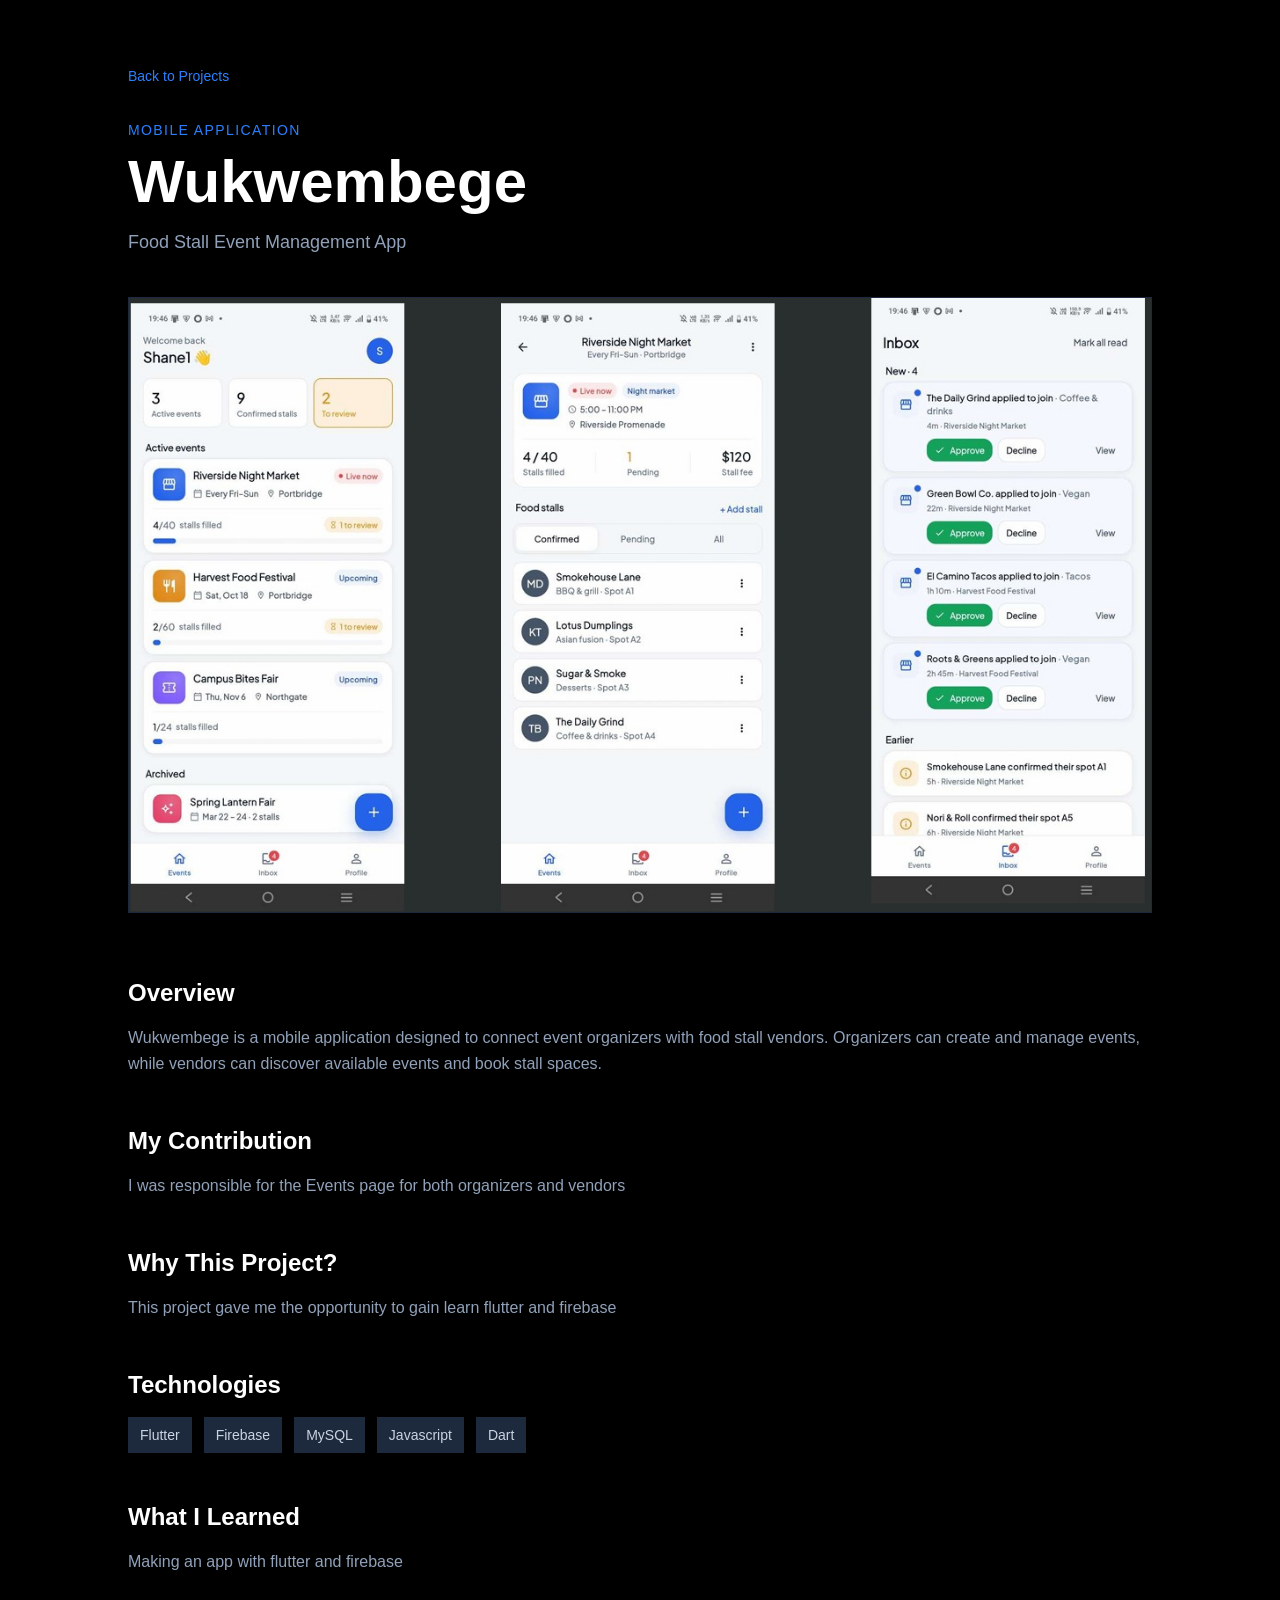
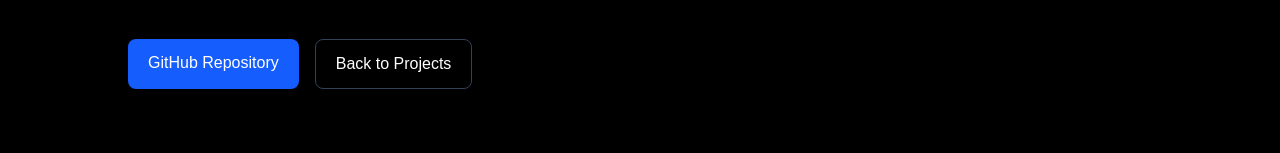
<file: projects/wukwukembege.html>
<!DOCTYPE html><html lang="en" class="geist_a71539c9-module__T19VSG__variable geist_mono_8d43a2aa-module__8Li5zG__variable h-full antialiased"><head><meta charSet="utf-8"/><meta name="viewport" content="width=device-width, initial-scale=1"/><link rel="preload" href="/_next/static/media/797e433ab948586e-s.p.0r6juujl39pe6.woff2" as="font" crossorigin="" type="font/woff2"/><link rel="preload" href="/_next/static/media/caa3a2e1cccd8315-s.p.0wgildi0cnwt9.woff2" as="font" crossorigin="" type="font/woff2"/><link rel="preload" href="/wukwembege.png" as="image"/><link rel="stylesheet" href="/_next/static/chunks/176i5zes5epzk.css" data-precedence="next"/><link rel="preload" as="script" fetchPriority="low" href="/_next/static/chunks/3s6nzrbk-8mnv.js"/><script src="/_next/static/chunks/19mx3mg6lkumu.js" async=""></script><script src="/_next/static/chunks/3g4px251sg85e.js" async=""></script><script src="/_next/static/chunks/0tgjiok8t6d_n.js" async=""></script><script src="/_next/static/chunks/turbopack-2wgs7irzom57_.js" async=""></script><script src="/_next/static/chunks/3fntmmi971322.js" async=""></script><script src="/_next/static/chunks/0axdrs6tow-4n.js" async=""></script><title>Oliver Wiryateja Herlianto Portfolio</title><meta name="description" content="My Portfolio :D"/><link rel="icon" href="/favicon.ico?favicon.31m0opyfrfv4b.ico" sizes="16x16" type="image/x-icon"/><meta name="next-size-adjust" content=""/><script src="/_next/static/chunks/0cz1d0mv5g_q7.js" noModule=""></script></head><body class="min-h-full flex flex-col"><div hidden=""><!--$--><!--/$--></div><main class="min-h-screen bg-black px-10 py-16 text-white"><div class="mx-auto max-w-5xl"><a class="text-sm text-blue-500 hover:text-blue-400" href="/#projects">Back to Projects</a><div class="mt-8"><p class="text-sm font-medium uppercase tracking-widest text-blue-500">Mobile Application</p><h1 class="mt-3 text-4xl font-bold sm:text-6xl">Wukwembege</h1><p class="mt-4 max-w-3xl text-lg leading-relaxed text-slate-400">Food Stall Event Management App</p></div><div class="mt-10 overflow-hidden border border-slate-800"><img src="/wukwembege.png" alt="wukwembege project screenshot" class="w-full object-cover"/></div><section class="mt-16"><h2 class="text-2xl font-bold">Overview</h2><p class="mt-4 leading-relaxed text-slate-400">Wukwembege is a mobile application designed to connect event organizers with food stall vendors. Organizers can create and manage events, while vendors can discover available events and book stall spaces.</p></section><section class="mt-12"><h2 class="text-2xl font-bold">My Contribution</h2><p class="mt-4 leading-relaxed text-slate-400">I was responsible for the Events page for both organizers and vendors</p></section><section class="mt-12"><h2 class="text-2xl font-bold">Why This Project?</h2><p class="mt-4 leading-relaxed text-slate-400">This project gave me the opportunity to gain learn flutter and firebase</p></section><section class="mt-12"><h2 class="text-2xl font-bold">Technologies</h2><div class="mt-4 flex flex-wrap gap-3"><span class="bg-slate-800 px-3 py-2 text-sm text-slate-300">Flutter</span><span class="bg-slate-800 px-3 py-2 text-sm text-slate-300">Firebase</span><span class="bg-slate-800 px-3 py-2 text-sm text-slate-300">MySQL</span><span class="bg-slate-800 px-3 py-2 text-sm text-slate-300">Javascript</span><span class="bg-slate-800 px-3 py-2 text-sm text-slate-300">Dart</span></div></section><section class="mt-12"><h2 class="text-2xl font-bold">What I Learned</h2><p class="mt-4 leading-relaxed text-slate-400">Making an app with flutter and firebase</p></section><div class="mt-16 flex gap-4"><a href="https://github.com/sanguine59/wukwembege" target="_blank" rel="noopener noreferrer" class="rounded-lg bg-blue-600 px-5 py-3 font-medium hover:bg-blue-500">GitHub Repository</a><a class="rounded-lg border border-slate-700 px-5 py-3 font-medium hover:bg-slate-800" href="/#projects">Back to Projects</a></div></div></main><!--$--><!--/$--><script src="/_next/static/chunks/3s6nzrbk-8mnv.js" id="_R_" async=""></script><script>(self.__next_f=self.__next_f||[]).push([0])</script><script>self.__next_f.push([1,"1:\"$Sreact.fragment\"\n2:I[39756,[\"/_next/static/chunks/3fntmmi971322.js\"],\"default\"]\n3:I[37457,[\"/_next/static/chunks/3fntmmi971322.js\"],\"default\"]\n4:I[22016,[\"/_next/static/chunks/3fntmmi971322.js\",\"/_next/static/chunks/0axdrs6tow-4n.js\"],\"\"]\nd:I[68027,[\"/_next/static/chunks/3fntmmi971322.js\"],\"default\",1]\n:HL[\"/_next/static/chunks/176i5zes5epzk.css\",\"style\"]\n:HL[\"/_next/static/media/797e433ab948586e-s.p.0r6juujl39pe6.woff2\",\"font\",{\"crossOrigin\":\"\",\"type\":\"font/woff2\"}]\n:HL[\"/_next/static/media/caa3a2e1cccd8315-s.p.0wgildi0cnwt9.woff2\",\"font\",{\"crossOrigin\":\"\",\"type\":\"font/woff2\"}]\n:HL[\"/wukwembege.png\",\"image\"]\nb:X\n0:{\"P\":null,\"c\":[\"\",\"projects\",\"wukwukembege\"],\"q\":\"\",\"i\":false,\"f\":[[[\"\",{\"children\":[\"projects\",{\"children\":[\"wukwukembege\",{\"children\":[\"__PAGE__\",{},\"$undefined\",\"$undefined\",4608]},\"$undefined\",\"$undefined\",4608]},\"$undefined\",\"$undefined\",4608]},\"$undefined\",\"$undefined\",4624],[[\"$\",\"$1\",\"c\",{\"children\":[[[\"$\",\"link\",\"0\",{\"rel\":\"stylesheet\",\"href\":\"/_next/static/chunks/176i5zes5epzk.css\",\"precedence\":\"next\",\"crossOrigin\":\"$undefined\",\"nonce\":\"$undefined\"}],[\"$\",\"script\",\"script-0\",{\"src\":\"/_next/static/chunks/3fntmmi971322.js\",\"async\":true,\"nonce\":\"$undefined\"}]],[\"$\",\"html\",null,{\"lang\":\"en\",\"className\":\"geist_a71539c9-module__T19VSG__variable geist_mono_8d43a2aa-module__8Li5zG__variable h-full antialiased\",\"children\":[\"$\",\"body\",null,{\"className\":\"min-h-full flex flex-col\",\"children\":[\"$\",\"$L2\",null,{\"parallelRouterKey\":\"children\",\"error\":\"$undefined\",\"errorStyles\":\"$undefined\",\"errorScripts\":\"$undefined\",\"template\":[\"$\",\"$L3\",null,{}],\"templateStyles\":\"$undefined\",\"templateScripts\":\"$undefined\",\"notFound\":[[[\"$\",\"title\",null,{\"children\":\"404: This page could not be found.\"}],[\"$\",\"div\",null,{\"style\":{\"fontFamily\":\"system-ui,\\\"Segoe UI\\\",Roboto,Helvetica,Arial,sans-serif,\\\"Apple Color Emoji\\\",\\\"Segoe UI Emoji\\\"\",\"height\":\"100vh\",\"textAlign\":\"center\",\"display\":\"flex\",\"flexDirection\":\"column\",\"alignItems\":\"center\",\"justifyContent\":\"center\"},\"children\":[\"$\",\"div\",null,{\"children\":[[\"$\",\"style\",null,{\"dangerouslySetInnerHTML\":{\"__html\":\"body{color:#000;background:#fff;margin:0}.next-error-h1{border-right:1px solid rgba(0,0,0,.3)}@media (prefers-color-scheme:dark){body{color:#fff;background:#000}.next-error-h1{border-right:1px solid rgba(255,255,255,.3)}}\"}}],[\"$\",\"h1\",null,{\"className\":\"next-error-h1\",\"style\":{\"display\":\"inline-block\",\"margin\":\"0 20px 0 0\",\"padding\":\"0 23px 0 0\",\"fontSize\":24,\"fontWeight\":500,\"verticalAlign\":\"top\",\"lineHeight\":\"49px\"},\"children\":404}],[\"$\",\"div\",null,{\"style\":{\"display\":\"inline-block\"},\"children\":[\"$\",\"h2\",null,{\"style\":{\"fontSize\":14,\"fontWeight\":400,\"lineHeight\":\"49px\",\"margin\":0},\"children\":\"This page could not be found.\"}]}]]}]}]],[]],\"forbidden\":\"$undefined\",\"unauthorized\":\"$undefined\"}]}]}]]}],{\"children\":[[\"$\",\"$1\",\"c\",{\"children\":[null,[\"$\",\"$L2\",null,{\"parallelRouterKey\":\"children\",\"error\":\"$undefined\",\"errorStyles\":\"$undefined\",\"errorScripts\":\"$undefined\",\"template\":[\"$\",\"$L3\",null,{}],\"templateStyles\":\"$undefined\",\"templateScripts\":\"$undefined\",\"notFound\":\"$undefined\",\"forbidden\":\"$undefined\",\"unauthorized\":\"$undefined\"}]]}],{\"children\":[[\"$\",\"$1\",\"c\",{\"children\":[null,[\"$\",\"$L2\",null,{\"parallelRouterKey\":\"children\",\"error\":\"$undefined\",\"errorStyles\":\"$undefined\",\"errorScripts\":\"$undefined\",\"template\":[\"$\",\"$L3\",null,{}],\"templateStyles\":\"$undefined\",\"templateScripts\":\"$undefined\",\"notFound\":\"$undefined\",\"forbidden\":\"$undefined\",\"unauthorized\":\"$undefined\"}]]}],{\"children\":[[\"$\",\"$1\",\"c\",{\"children\":[[\"$\",\"main\",null,{\"className\":\"min-h-screen bg-black px-10 py-16 text-white\",\"children\":[\"$\",\"div\",null,{\"className\":\"mx-auto max-w-5xl\",\"children\":[[\"$\",\"$L4\",null,{\"href\":\"/#projects\",\"className\":\"text-sm text-blue-500 hover:text-blue-400\",\"children\":\"Back to Projects\"}],[\"$\",\"div\",null,{\"className\":\"mt-8\",\"children\":[[\"$\",\"p\",null,{\"className\":\"text-sm font-medium uppercase tracking-widest text-blue-500\",\"children\":\"Mobile Application\"}],[\"$\",\"h1\",null,{\"className\":\"mt-3 text-4xl font-bold sm:text-6xl\",\"children\":\"Wukwembege\"}],[\"$\",\"p\",null,{\"className\":\"mt-4 max-w-3xl text-lg leading-relaxed text-slate-400\",\"children\":\"Food Stall Event Management App\"}]]}],[\"$\",\"div\",null,{\"className\":\"mt-10 overflow-hidden border border-slate-800\",\"children\":[\"$\",\"img\",null,{\"src\":\"/wukwembege.png\",\"alt\":\"wukwembege project screenshot\",\"className\":\"w-full object-cover\"}]}],[\"$\",\"section\",null,{\"className\":\"mt-16\",\"children\":[[\"$\",\"h2\",null,{\"className\":\"text-2xl font-bold\",\"children\":\"Overview\"}],[\"$\",\"p\",null,{\"className\":\"mt-4 leading-relaxed text-slate-400\",\"children\":\"Wukwembege is a mobile application designed to connect event organizers with food stall vendors. Organizers can create and manage events, while vendors can discover available events and book stall spaces.\"}]]}],[\"$\",\"section\",null,{\"className\":\"mt-12\",\"children\":[[\"$\",\"h2\",null,{\"className\":\"text-2xl font-bold\",\"children\":\"My Contribution\"}],[\"$\",\"p\",null,{\"className\":\"mt-4 leading-relaxed text-slate-400\",\"children\":\"I was responsible for the Events page for both organizers and vendors\"}]]}],[\"$\",\"section\",null,{\"className\":\"mt-12\",\"children\":[[\"$\",\"h2\",null,{\"className\":\"text-2xl font-bold\",\"children\":\"Why This Project?\"}],[\"$\",\"p\",null,{\"className\":\"mt-4 leading-relaxed text-slate-400\",\"children\":\"This project gave me the opportunity to gain learn flutter and firebase\"}]]}],[\"$\",\"section\",null,{\"className\":\"mt-12\",\"children\":[\"$L5\",\"$L6\"]}],\"$L7\",\"$L8\"]}]}],[\"$L9\"],\"$La\"]}],{},null,false,null]},null,false,\"$b\"]},null,false,\"$b\"]},null,false,null],\"$Lc\",false]],\"m\":\"$undefined\",\"G\":[\"$d\",[\"$Le\"]],\"S\":true,\"h\":null,\"r\":\"$undefined\",\"s\":\"$undefined\",\"a\":\"$undefined\",\"l\":\"$undefined\",\"p\":\"$undefined\",\"d\":\"$undefined\",\"b\":\"03y4xPhizeJl79GSWbrs4\"}\nf:I[97367,[\"/_next/static/chunks/3fntmmi971322.js\"],\"OutletBoundary\"]\n10:\"$Sreact.suspense\"\n12:I[97367,[\"/_next/static/chunks/3fntmmi971322.js\"],\"ViewportBoundary\"]\n14:I[97367,[\"/_next/static/chunks/3fntmmi971322.js\"],\"MetadataBoundary\"]\n5:[\"$\",\"h2\",null,{\"className\":\"text-2xl font-bold\",\"children\":\"Technologies\"}]\n6:[\"$\",\"div\",null,{\"className\":\"mt-4 flex flex-wrap gap-3\",\"children\":[[\"$\",\"span\",\"Flutter\",{\"className\":\"bg-slate-800 px-3 py-2 text-sm text-slate-300\",\"children\":\"Flutter\"}],[\"$\",\"span\",\"Firebase\",{\"className\":\"bg-slate-800 px-3 py-2 text-sm text-slate-300\",\"children\":\"Firebase\"}],[\"$\",\"span\",\"MySQL\",{\"className\":\"bg-slate-800 px-3 py-2 text-sm text-slate-300\",\"children\":\"MySQL\"}],[\"$\",\"span\",\"Javascript\",{\"className\":\"bg-slate-800 px-3 py-2 text-sm text-slate-300\",\"children\":\"Javascript\"}],[\"$\",\"span\",\"Dart\",{\"className\":\"bg-slate-800 px-3 py-2 text-sm text-slate-300\",\"children\":\"Dart\"}]]}]\n7:[\"$\",\"section\",null,{\"className\":\"mt-12\",\"children\":[[\"$\",\"h2\",null,{\"className\":\"text-2xl font-bold\",\"children\":\"What I Learned\"}],[\"$\",\"p\",null,{\"className\":\"mt-4 leading-relaxed text-slate-400\",\"children\":\"Making an app with flutter and firebase\"}]]}]\n8:[\"$\",\"div\",null,{\"className\":\"mt-16 flex gap-4\",\"children\":[[\"$\",\"a\",null,{\"href\":\"https://github.com/sanguine59/wukwembege\",\"target\":\"_blank\",\"rel\":\"noopener noreferrer\",\"className\":\"rounded-lg bg-blue-600 px-5 py-3 font-medium hover:bg-blue-500\",\"children\":\"GitHub Repository\"}],[\"$\",\"$L4\",null,{\"href\":\"/#projects\",\"className\":\"rounded-lg border border-slate-700 px-5 py-3 font-medium hover:bg-slate-800\",\"children\":\"Back to Projects\"}]]}]\n9:[\"$\",\"script\",\"script-0\",{\"src\":\"/_next/static/chunks/0axdrs6tow-4n.js\",\"async\":true,\"nonce\":\"$undefined\"}]\na:[\"$\",\"$Lf\",null,{\"children\":[\"$\",\"$10\",null,{\"name\":\"Next.MetadataOutlet\",\"children\":\"$@11\"}]}]\nc:[\"$\",\"$1\",\"h\",{\"children\":[null,[\"$\",\"$L12\",null,{\"children\":\"$L13\"}],[\"$\",\"div\",null,{\"hidden\":true,\"children\":[\"$\",\"$L14\",null,{\"children\":[\"$\",\"$10\",null,{\"name\":\"Next.Metadata\",\"children\":\"$L15\"}]}]}],[\"$\",\"meta\",null,{\"name\":\"next-size-adjust\",\"content\":\"\"}]]}]\ne:[\"$\",\"link\",\"0\",{\"rel\":\"stylesheet\",\"href\":\"/_next/static/chunks/176i5zes5epzk.css\",\"precedence\":\"next\",\"crossOrigin\":\"$undefined\",\"nonce\":\"$undefined\"}]\nb:C\n13:[[\"$\",\"meta\",\"0\",{\"charSet\":\"utf-8\"}],[\"$\",\"meta\",\"1\",{\"name\":\"viewport\",\"content\":\"width=device-width, initial-scale=1\"}]]\n16:I[27201,[\"/_next/static/chunks/3fntmmi971322.js\"],\"IconMark\"]\n11:null\n15:[[\"$\",\"title\",\"0\",{\"children\":\"Oliver Wiryateja Herlianto Portfolio\"}],[\"$\",\"meta\",\"1\",{\"name\":\"description\",\"content\":\"My Portfolio :D\"}],[\"$\",\"link\",\"2\",{\"rel\":\"icon\",\"href\":\"/favicon.ico?favicon.31m0opyfrfv4b.ico\",\"sizes\":\"16x16\",\"type\":\"image/x-icon\"}],[\"$\",\"$L16\",\"3\",{}]]\n"])</script></body></html>
</file>
<file: _next/static/chunks/176i5zes5epzk.css>
@font-face{font-family:Geist;font-style:normal;font-weight:100 900;font-display:swap;src:url(../media/fef07dbb0973bf53-s.3p2_lha1f2xer.woff2)format("woff2");unicode-range:U+460-52F,U+1C80-1C8A,U+20B4,U+2DE0-2DFF,U+A640-A69F,U+FE2E-FE2F}@font-face{font-family:Geist;font-style:normal;font-weight:100 900;font-display:swap;src:url(../media/8a480f0b521d4e75-s.1qq4vpdcun5oj.woff2)format("woff2");unicode-range:U+301,U+400-45F,U+490-491,U+4B0-4B1,U+2116}@font-face{font-family:Geist;font-style:normal;font-weight:100 900;font-display:swap;src:url(../media/53b9e256198e5412-s.390ncx5urfkfu.woff2)format("woff2");unicode-range:U+102-103,U+110-111,U+128-129,U+168-169,U+1A0-1A1,U+1AF-1B0,U+300-301,U+303-304,U+308-309,U+323,U+329,U+1EA0-1EF9,U+20AB}@font-face{font-family:Geist;font-style:normal;font-weight:100 900;font-display:swap;src:url(../media/7178b3e590c64307-s.21jp631_3pja2.woff2)format("woff2");unicode-range:U+100-2BA,U+2BD-2C5,U+2C7-2CC,U+2CE-2D7,U+2DD-2FF,U+304,U+308,U+329,U+1D00-1DBF,U+1E00-1E9F,U+1EF2-1EFF,U+2020,U+20A0-20AB,U+20AD-20C4,U+2113,U+2C60-2C7F,U+A720-A7FF}@font-face{font-family:Geist;font-style:normal;font-weight:100 900;font-display:swap;src:url(../media/caa3a2e1cccd8315-s.p.0wgildi0cnwt9.woff2)format("woff2");unicode-range:U+??,U+131,U+152-153,U+2BB-2BC,U+2C6,U+2DA,U+2DC,U+304,U+308,U+329,U+2000-206F,U+20AC,U+2122,U+2191,U+2193,U+2212,U+2215,U+FEFF,U+FFFD}@font-face{font-family:Geist Fallback;src:local(Arial);ascent-override:95.94%;descent-override:28.16%;line-gap-override:0.0%;size-adjust:104.76%}.geist_a71539c9-module__T19VSG__className{font-family:Geist,Geist Fallback;font-style:normal}.geist_a71539c9-module__T19VSG__variable{--font-geist-sans:"Geist", "Geist Fallback"}
@font-face{font-family:Geist Mono;font-style:normal;font-weight:100 900;font-display:swap;src:url(../media/5ce348bf30bf5439-s.31988l_ccedte.woff2)format("woff2");unicode-range:U+460-52F,U+1C80-1C8A,U+20B4,U+2DE0-2DFF,U+A640-A69F,U+FE2E-FE2F}@font-face{font-family:Geist Mono;font-style:normal;font-weight:100 900;font-display:swap;src:url(../media/4fa387ec64143e14-s.2tuy5pz7dlieh.woff2)format("woff2");unicode-range:U+301,U+400-45F,U+490-491,U+4B0-4B1,U+2116}@font-face{font-family:Geist Mono;font-style:normal;font-weight:100 900;font-display:swap;src:url(../media/6306c77e7c8268e4-s.2dbetqa9o8jxf.woff2)format("woff2");unicode-range:U+2000-2001,U+2004-2008,U+200A,U+23B8-23BD,U+2500-259F}@font-face{font-family:Geist Mono;font-style:normal;font-weight:100 900;font-display:swap;src:url(../media/7d817b4c03b0c5f1-s.1uyisp29ctx0d.woff2)format("woff2");unicode-range:U+102-103,U+110-111,U+128-129,U+168-169,U+1A0-1A1,U+1AF-1B0,U+300-301,U+303-304,U+308-309,U+323,U+329,U+1EA0-1EF9,U+20AB}@font-face{font-family:Geist Mono;font-style:normal;font-weight:100 900;font-display:swap;src:url(../media/bbc41e54d2fcbd21-s.1rgnod-3esatf.woff2)format("woff2");unicode-range:U+100-2BA,U+2BD-2C5,U+2C7-2CC,U+2CE-2D7,U+2DD-2FF,U+304,U+308,U+329,U+1D00-1DBF,U+1E00-1E9F,U+1EF2-1EFF,U+2020,U+20A0-20AB,U+20AD-20C4,U+2113,U+2C60-2C7F,U+A720-A7FF}@font-face{font-family:Geist Mono;font-style:normal;font-weight:100 900;font-display:swap;src:url(../media/797e433ab948586e-s.p.0r6juujl39pe6.woff2)format("woff2");unicode-range:U+??,U+131,U+152-153,U+2BB-2BC,U+2C6,U+2DA,U+2DC,U+304,U+308,U+329,U+2000-206F,U+20AC,U+2122,U+2191,U+2193,U+2212,U+2215,U+FEFF,U+FFFD}@font-face{font-family:Geist Mono Fallback;src:local(Arial);ascent-override:74.67%;descent-override:21.92%;line-gap-override:0.0%;size-adjust:134.59%}.geist_mono_8d43a2aa-module__8Li5zG__className{font-family:Geist Mono,Geist Mono Fallback;font-style:normal}.geist_mono_8d43a2aa-module__8Li5zG__variable{--font-geist-mono:"Geist Mono", "Geist Mono Fallback"}
@layer properties{@supports (((-webkit-hyphens:none)) and (not (margin-trim:inline))) or ((-moz-orient:inline) and (not (color:rgb(from red r g b)))){*,:before,:after,::backdrop{--tw-space-y-reverse:0;--tw-border-style:solid;--tw-leading:initial;--tw-font-weight:initial;--tw-tracking:initial;--tw-backdrop-blur:initial;--tw-backdrop-brightness:initial;--tw-backdrop-contrast:initial;--tw-backdrop-grayscale:initial;--tw-backdrop-hue-rotate:initial;--tw-backdrop-invert:initial;--tw-backdrop-opacity:initial;--tw-backdrop-saturate:initial;--tw-backdrop-sepia:initial;--tw-content:""}}}@layer theme{:root,:host{--color-blue-400:#54a2ff;--color-blue-500:#3080ff;--color-blue-600:#155dfc;--color-slate-300:#cad5e2;--color-slate-400:#90a1b9;--color-slate-700:#314158;--color-slate-800:#1d293d;--color-slate-900:#0f172b;--color-black:#000;--color-white:#fff;--spacing:.25rem;--container-lg:32rem;--container-2xl:42rem;--container-3xl:48rem;--container-5xl:64rem;--container-7xl:80rem;--text-sm:.875rem;--text-sm--line-height:calc(1.25 / .875);--text-lg:1.125rem;--text-lg--line-height:calc(1.75 / 1.125);--text-xl:1.25rem;--text-xl--line-height:calc(1.75 / 1.25);--text-2xl:1.5rem;--text-2xl--line-height:calc(2 / 1.5);--text-3xl:1.875rem;--text-3xl--line-height:calc(2.25 / 1.875);--text-4xl:2.25rem;--text-4xl--line-height:calc(2.5 / 2.25);--text-5xl:3rem;--text-5xl--line-height:1;--text-6xl:3.75rem;--text-6xl--line-height:1;--font-weight-medium:500;--font-weight-semibold:600;--font-weight-bold:700;--tracking-widest:.1em;--leading-relaxed:1.625;--radius-md:.375rem;--radius-lg:.5rem;--default-transition-duration:.15s;--default-transition-timing-function:cubic-bezier(.4, 0, .2, 1);--default-font-family:var(--font-geist-sans);--default-mono-font-family:var(--font-geist-mono)}@supports (color:lab(0% 0 0)){:root,:host{--color-blue-400:lab(65.0361% -1.42062 -56.9803);--color-blue-500:lab(54.1736% 13.3368 -74.6839);--color-blue-600:lab(44.0605% 29.0279 -86.0352);--color-slate-300:lab(84.7652% -1.94535 -7.93337);--color-slate-400:lab(65.5349% -2.25151 -14.5072);--color-slate-700:lab(26.9569% -1.47018 -15.6993);--color-slate-800:lab(16.132% -.318021 -14.6672);--color-slate-900:lab(7.78673% 1.82346 -15.0537)}}}@layer base{*,:after,:before,::backdrop{box-sizing:border-box;border:0 solid;margin:0;padding:0}::file-selector-button{box-sizing:border-box;border:0 solid;margin:0;padding:0}html,:host{-webkit-text-size-adjust:100%;tab-size:4;line-height:1.5;font-family:var(--default-font-family,-apple-system, BlinkMacSystemFont, "Segoe UI", Roboto, "Helvetica Neue", "Noto Sans", Arial, sans-serif, "Apple Color Emoji", "Segoe UI Emoji", "Segoe UI Symbol", "Noto Color Emoji");font-feature-settings:var(--default-font-feature-settings,normal);font-variation-settings:var(--default-font-variation-settings,normal);-webkit-tap-highlight-color:transparent}hr{height:0;color:inherit;border-top-width:1px}abbr:where([title]){-webkit-text-decoration:underline dotted;text-decoration:underline dotted}h1,h2,h3,h4,h5,h6{font-size:inherit;font-weight:inherit}a{color:inherit;-webkit-text-decoration:inherit;-webkit-text-decoration:inherit;-webkit-text-decoration:inherit;-webkit-text-decoration:inherit;text-decoration:inherit}b,strong{font-weight:bolder}code,kbd,samp,pre{font-family:var(--default-mono-font-family,ui-monospace, SFMono-Regular, Menlo, Monaco, Consolas, "Liberation Mono", "Courier New", monospace);font-feature-settings:var(--default-mono-font-feature-settings,normal);font-variation-settings:var(--default-mono-font-variation-settings,normal);font-size:1em}small{font-size:80%}sub,sup{vertical-align:baseline;font-size:75%;line-height:0;position:relative}sub{bottom:-.25em}sup{top:-.5em}table{text-indent:0;border-color:inherit;border-collapse:collapse}:-moz-focusring:where(:not(iframe)){outline:auto}progress{vertical-align:baseline}summary{display:list-item}ol,ul,menu{list-style:none}img,svg,video,canvas,audio,iframe,embed,object{vertical-align:middle;display:block}img,video{max-width:100%;height:auto}button,input,select,optgroup,textarea{font:inherit;font-feature-settings:inherit;font-variation-settings:inherit;letter-spacing:inherit;color:inherit;opacity:1;background-color:#0000;border-radius:0}::file-selector-button{font:inherit;font-feature-settings:inherit;font-variation-settings:inherit;letter-spacing:inherit;color:inherit;opacity:1;background-color:#0000;border-radius:0}:where(select:is([multiple],[size])) optgroup{font-weight:bolder}:where(select:is([multiple],[size])) optgroup option{padding-inline-start:20px}::file-selector-button{margin-inline-end:4px}::placeholder{opacity:1}@supports (not ((-webkit-appearance:-apple-pay-button))) or (contain-intrinsic-size:1px){::placeholder{color:currentColor}@supports (color:color-mix(in lab, red, red)){::placeholder{color:color-mix(in oklab, currentcolor 50%, transparent)}}}textarea{resize:vertical}::-webkit-search-decoration{-webkit-appearance:none}::-webkit-date-and-time-value{min-height:1lh;text-align:inherit}::-webkit-datetime-edit{display:inline-flex}::-webkit-datetime-edit-fields-wrapper{padding:0}::-webkit-datetime-edit{padding-block:0}::-webkit-datetime-edit-year-field{padding-block:0}::-webkit-datetime-edit-month-field{padding-block:0}::-webkit-datetime-edit-day-field{padding-block:0}::-webkit-datetime-edit-hour-field{padding-block:0}::-webkit-datetime-edit-minute-field{padding-block:0}::-webkit-datetime-edit-second-field{padding-block:0}::-webkit-datetime-edit-millisecond-field{padding-block:0}::-webkit-datetime-edit-meridiem-field{padding-block:0}::-webkit-calendar-picker-indicator{line-height:1}:-moz-ui-invalid{box-shadow:none}button,input:where([type=button],[type=reset],[type=submit]){appearance:button}::file-selector-button{appearance:button}::-webkit-inner-spin-button{height:auto}::-webkit-outer-spin-button{height:auto}[hidden]:where(:not([hidden=until-found])){display:none!important}}@layer components;@layer utilities{.relative{position:relative}.sticky{position:sticky}.top-0{top:0}.z-50{z-index:50}.mx-auto{margin-inline:auto}.mt-1{margin-top:var(--spacing)}.mt-3{margin-top:calc(var(--spacing) * 3)}.mt-4{margin-top:calc(var(--spacing) * 4)}.mt-5{margin-top:calc(var(--spacing) * 5)}.mt-6{margin-top:calc(var(--spacing) * 6)}.mt-8{margin-top:calc(var(--spacing) * 8)}.mt-10{margin-top:calc(var(--spacing) * 10)}.mt-12{margin-top:calc(var(--spacing) * 12)}.mt-16{margin-top:calc(var(--spacing) * 16)}.block{display:block}.flex{display:flex}.grid{display:grid}.h-48{height:calc(var(--spacing) * 48)}.h-full{height:100%}.min-h-full{min-height:100%}.min-h-screen{min-height:100vh}.w-full{width:100%}.max-w-2xl{max-width:var(--container-2xl)}.max-w-3xl{max-width:var(--container-3xl)}.max-w-5xl{max-width:var(--container-5xl)}.max-w-7xl{max-width:var(--container-7xl)}.max-w-lg{max-width:var(--container-lg)}.flex-1{flex:1}.scroll-mt-24{scroll-margin-top:calc(var(--spacing) * 24)}.flex-col{flex-direction:column}.flex-wrap{flex-wrap:wrap}.items-center{align-items:center}.items-stretch{align-items:stretch}.justify-between{justify-content:space-between}.justify-center{justify-content:center}.gap-2{gap:calc(var(--spacing) * 2)}.gap-3{gap:calc(var(--spacing) * 3)}.gap-4{gap:calc(var(--spacing) * 4)}.gap-6{gap:calc(var(--spacing) * 6)}.gap-8{gap:calc(var(--spacing) * 8)}.gap-12{gap:calc(var(--spacing) * 12)}:where(.space-y-2>:not(:last-child)){--tw-space-y-reverse:0;margin-block-start:calc(calc(var(--spacing) * 2) * var(--tw-space-y-reverse));margin-block-end:calc(calc(var(--spacing) * 2) * calc(1 - var(--tw-space-y-reverse)))}:where(.space-y-4>:not(:last-child)){--tw-space-y-reverse:0;margin-block-start:calc(calc(var(--spacing) * 4) * var(--tw-space-y-reverse));margin-block-end:calc(calc(var(--spacing) * 4) * calc(1 - var(--tw-space-y-reverse)))}:where(.space-y-6>:not(:last-child)){--tw-space-y-reverse:0;margin-block-start:calc(calc(var(--spacing) * 6) * var(--tw-space-y-reverse));margin-block-end:calc(calc(var(--spacing) * 6) * calc(1 - var(--tw-space-y-reverse)))}.gap-x-8{column-gap:calc(var(--spacing) * 8)}.gap-y-10{row-gap:calc(var(--spacing) * 10)}.overflow-hidden{overflow:hidden}.rounded-lg{border-radius:var(--radius-lg)}.rounded-md{border-radius:var(--radius-md)}.border{border-style:var(--tw-border-style);border-width:1px}.border-t{border-top-style:var(--tw-border-style);border-top-width:1px}.border-b{border-bottom-style:var(--tw-border-style);border-bottom-width:1px}.border-slate-700{border-color:var(--color-slate-700)}.border-slate-800{border-color:var(--color-slate-800)}.bg-\[\#OEOF11\]{background-color:#OEOF11}.bg-black{background-color:var(--color-black)}.bg-black\/90{background-color:#000000e6}@supports (color:color-mix(in lab, red, red)){.bg-black\/90{background-color:color-mix(in oklab, var(--color-black) 90%, transparent)}}.bg-blue-600{background-color:var(--color-blue-600)}.bg-slate-800{background-color:var(--color-slate-800)}.bg-slate-900{background-color:var(--color-slate-900)}.object-cover{object-fit:cover}.p-6{padding:calc(var(--spacing) * 6)}.px-3{padding-inline:calc(var(--spacing) * 3)}.px-5{padding-inline:calc(var(--spacing) * 5)}.px-6{padding-inline:calc(var(--spacing) * 6)}.px-10{padding-inline:calc(var(--spacing) * 10)}.py-1{padding-block:var(--spacing)}.py-2{padding-block:calc(var(--spacing) * 2)}.py-3{padding-block:calc(var(--spacing) * 3)}.py-4{padding-block:calc(var(--spacing) * 4)}.py-8{padding-block:calc(var(--spacing) * 8)}.py-16{padding-block:calc(var(--spacing) * 16)}.pt-6{padding-top:calc(var(--spacing) * 6)}.pt-8{padding-top:calc(var(--spacing) * 8)}.pt-12{padding-top:calc(var(--spacing) * 12)}.pt-18{padding-top:calc(var(--spacing) * 18)}.pb-2{padding-bottom:calc(var(--spacing) * 2)}.pb-3{padding-bottom:calc(var(--spacing) * 3)}.pb-18{padding-bottom:calc(var(--spacing) * 18)}.pb-24{padding-bottom:calc(var(--spacing) * 24)}.text-center{text-align:center}.text-justify{text-align:justify}.text-left{text-align:left}.font-mono{font-family:var(--font-geist-mono)}.text-2xl{font-size:var(--text-2xl);line-height:var(--tw-leading,var(--text-2xl--line-height))}.text-3xl{font-size:var(--text-3xl);line-height:var(--tw-leading,var(--text-3xl--line-height))}.text-4xl{font-size:var(--text-4xl);line-height:var(--tw-leading,var(--text-4xl--line-height))}.text-lg{font-size:var(--text-lg);line-height:var(--tw-leading,var(--text-lg--line-height))}.text-sm{font-size:var(--text-sm);line-height:var(--tw-leading,var(--text-sm--line-height))}.text-xl{font-size:var(--text-xl);line-height:var(--tw-leading,var(--text-xl--line-height))}.leading-relaxed{--tw-leading:var(--leading-relaxed);line-height:var(--leading-relaxed)}.font-bold{--tw-font-weight:var(--font-weight-bold);font-weight:var(--font-weight-bold)}.font-medium{--tw-font-weight:var(--font-weight-medium);font-weight:var(--font-weight-medium)}.font-semibold{--tw-font-weight:var(--font-weight-semibold);font-weight:var(--font-weight-semibold)}.tracking-widest{--tw-tracking:var(--tracking-widest);letter-spacing:var(--tracking-widest)}.text-blue-500{color:var(--color-blue-500)}.text-slate-300{color:var(--color-slate-300)}.text-slate-400{color:var(--color-slate-400)}.text-white{color:var(--color-white)}.uppercase{text-transform:uppercase}.antialiased{-webkit-font-smoothing:antialiased;-moz-osx-font-smoothing:grayscale}.backdrop-blur{--tw-backdrop-blur:blur(8px);-webkit-backdrop-filter:var(--tw-backdrop-blur,) var(--tw-backdrop-brightness,) var(--tw-backdrop-contrast,) var(--tw-backdrop-grayscale,) var(--tw-backdrop-hue-rotate,) var(--tw-backdrop-invert,) var(--tw-backdrop-opacity,) var(--tw-backdrop-saturate,) var(--tw-backdrop-sepia,);backdrop-filter:var(--tw-backdrop-blur,) var(--tw-backdrop-brightness,) var(--tw-backdrop-contrast,) var(--tw-backdrop-grayscale,) var(--tw-backdrop-hue-rotate,) var(--tw-backdrop-invert,) var(--tw-backdrop-opacity,) var(--tw-backdrop-saturate,) var(--tw-backdrop-sepia,)}.transition-colors{transition-property:color,background-color,border-color,outline-color,text-decoration-color,fill,stroke,--tw-gradient-from,--tw-gradient-via,--tw-gradient-to;transition-timing-function:var(--tw-ease,var(--default-transition-timing-function));transition-duration:var(--tw-duration,var(--default-transition-duration))}.after\:absolute:after{content:var(--tw-content);position:absolute}.after\:bottom-0:after{content:var(--tw-content);bottom:0}.after\:left-0:after{content:var(--tw-content);left:0}.after\:h-0\.5:after{content:var(--tw-content);height:calc(var(--spacing) * .5)}.after\:w-full:after{content:var(--tw-content);width:100%}.after\:bg-blue-500:after{content:var(--tw-content);background-color:var(--color-blue-500)}@media (hover:hover){.hover\:border-blue-500:hover{border-color:var(--color-blue-500)}.hover\:bg-blue-500:hover{background-color:var(--color-blue-500)}.hover\:bg-slate-800:hover{background-color:var(--color-slate-800)}.hover\:text-blue-400:hover{color:var(--color-blue-400)}.hover\:text-blue-500:hover{color:var(--color-blue-500)}}@media (min-width:40rem){.sm\:grid-cols-2{grid-template-columns:repeat(2,minmax(0,1fr))}.sm\:px-10{padding-inline:calc(var(--spacing) * 10)}.sm\:text-3xl{font-size:var(--text-3xl);line-height:var(--tw-leading,var(--text-3xl--line-height))}.sm\:text-5xl{font-size:var(--text-5xl);line-height:var(--tw-leading,var(--text-5xl--line-height))}.sm\:text-6xl{font-size:var(--text-6xl);line-height:var(--tw-leading,var(--text-6xl--line-height))}}@media (min-width:48rem){.md\:grid-cols-2{grid-template-columns:repeat(2,minmax(0,1fr))}.md\:justify-end{justify-content:flex-end}}@media (min-width:64rem){.lg\:grid-cols-4{grid-template-columns:repeat(4,minmax(0,1fr))}}}:root{--background:#fff;--foreground:#171717}@media (prefers-color-scheme:dark){:root{--background:#0a0a0a;--foreground:#ededed}}body{background:var(--background);color:var(--foreground);font-family:Arial,Helvetica,sans-serif}html{scrollbar-width:thin;scrollbar-color:white transparent}html::-webkit-scrollbar{width:4px!important}body::-webkit-scrollbar{width:4px!important}html::-webkit-scrollbar-thumb{border-radius:8px;background:#fff!important}body::-webkit-scrollbar-thumb{border-radius:8px;background:#fff!important}@property --tw-space-y-reverse{syntax:"*";inherits:false;initial-value:0}@property --tw-border-style{syntax:"*";inherits:false;initial-value:solid}@property --tw-leading{syntax:"*";inherits:false}@property --tw-font-weight{syntax:"*";inherits:false}@property --tw-tracking{syntax:"*";inherits:false}@property --tw-backdrop-blur{syntax:"*";inherits:false}@property --tw-backdrop-brightness{syntax:"*";inherits:false}@property --tw-backdrop-contrast{syntax:"*";inherits:false}@property --tw-backdrop-grayscale{syntax:"*";inherits:false}@property --tw-backdrop-hue-rotate{syntax:"*";inherits:false}@property --tw-backdrop-invert{syntax:"*";inherits:false}@property --tw-backdrop-opacity{syntax:"*";inherits:false}@property --tw-backdrop-saturate{syntax:"*";inherits:false}@property --tw-backdrop-sepia{syntax:"*";inherits:false}@property --tw-content{syntax:"*";inherits:false;initial-value:""}
</file>
